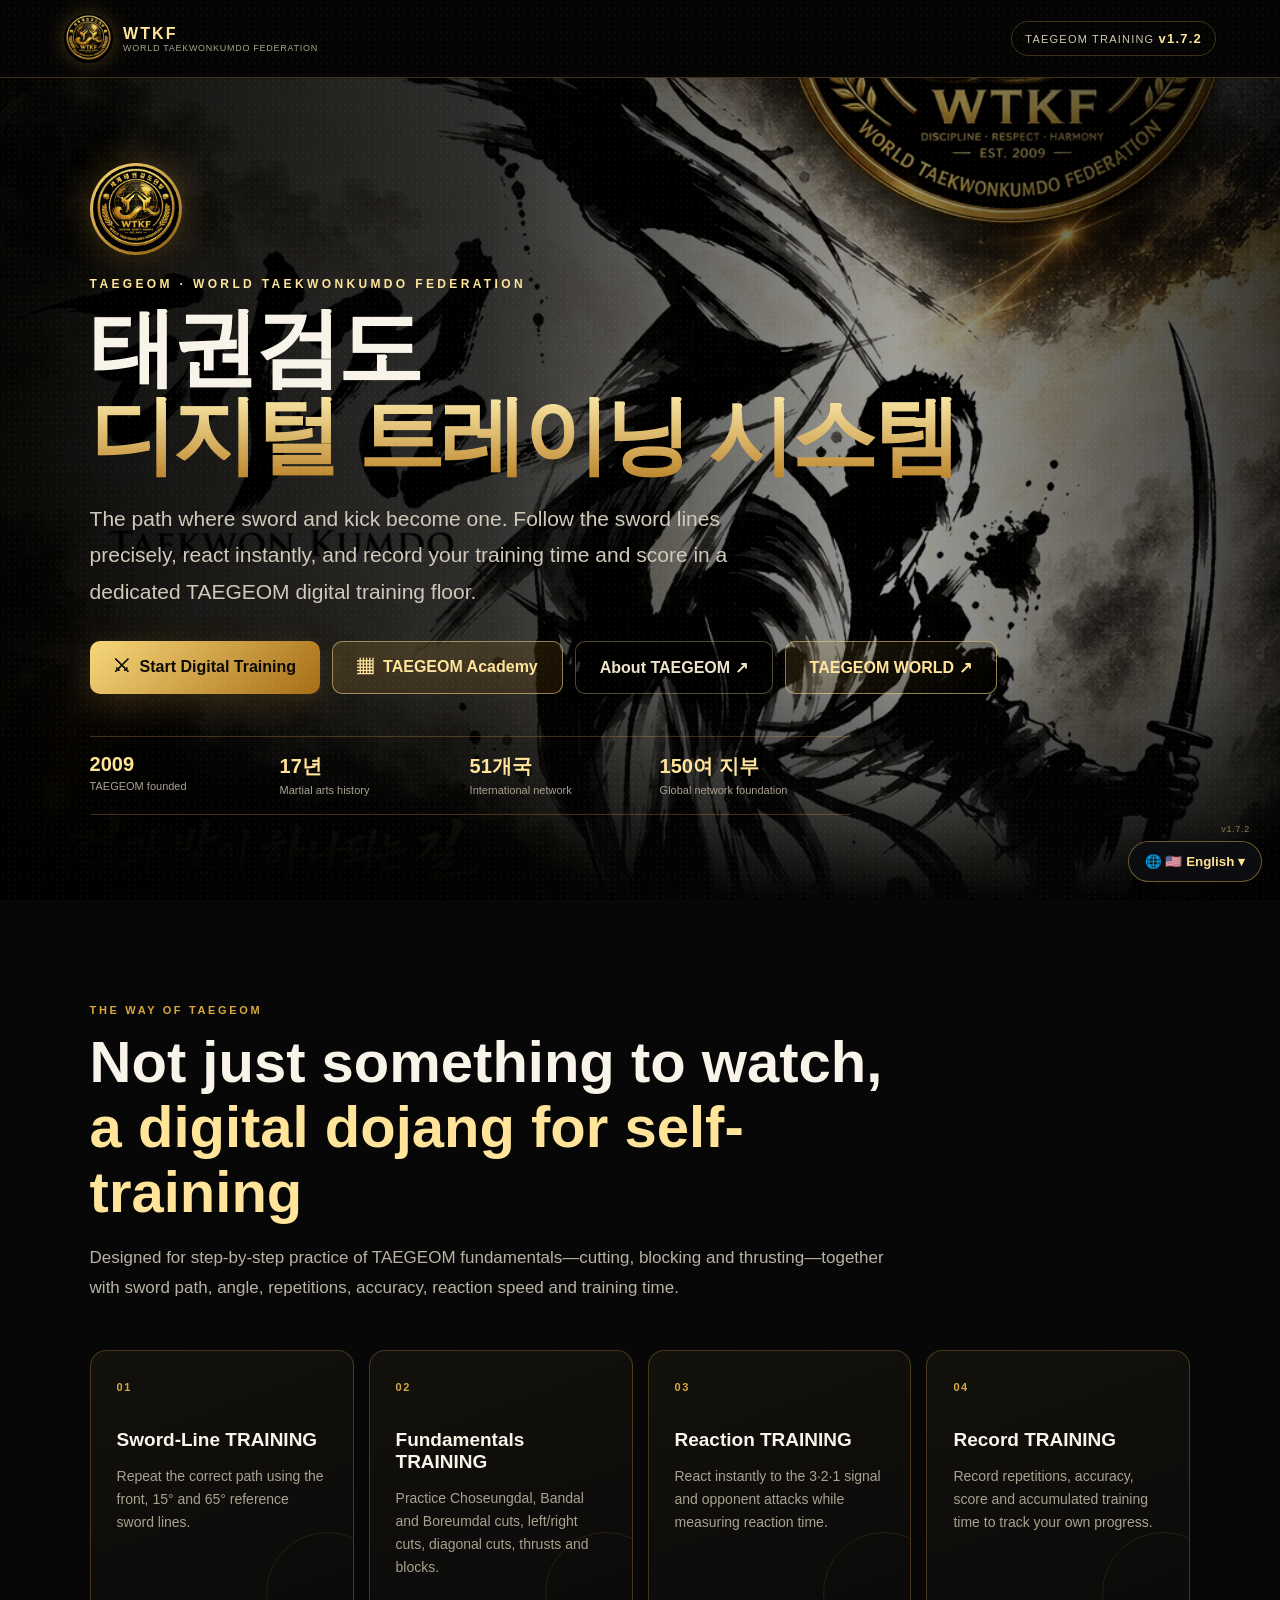
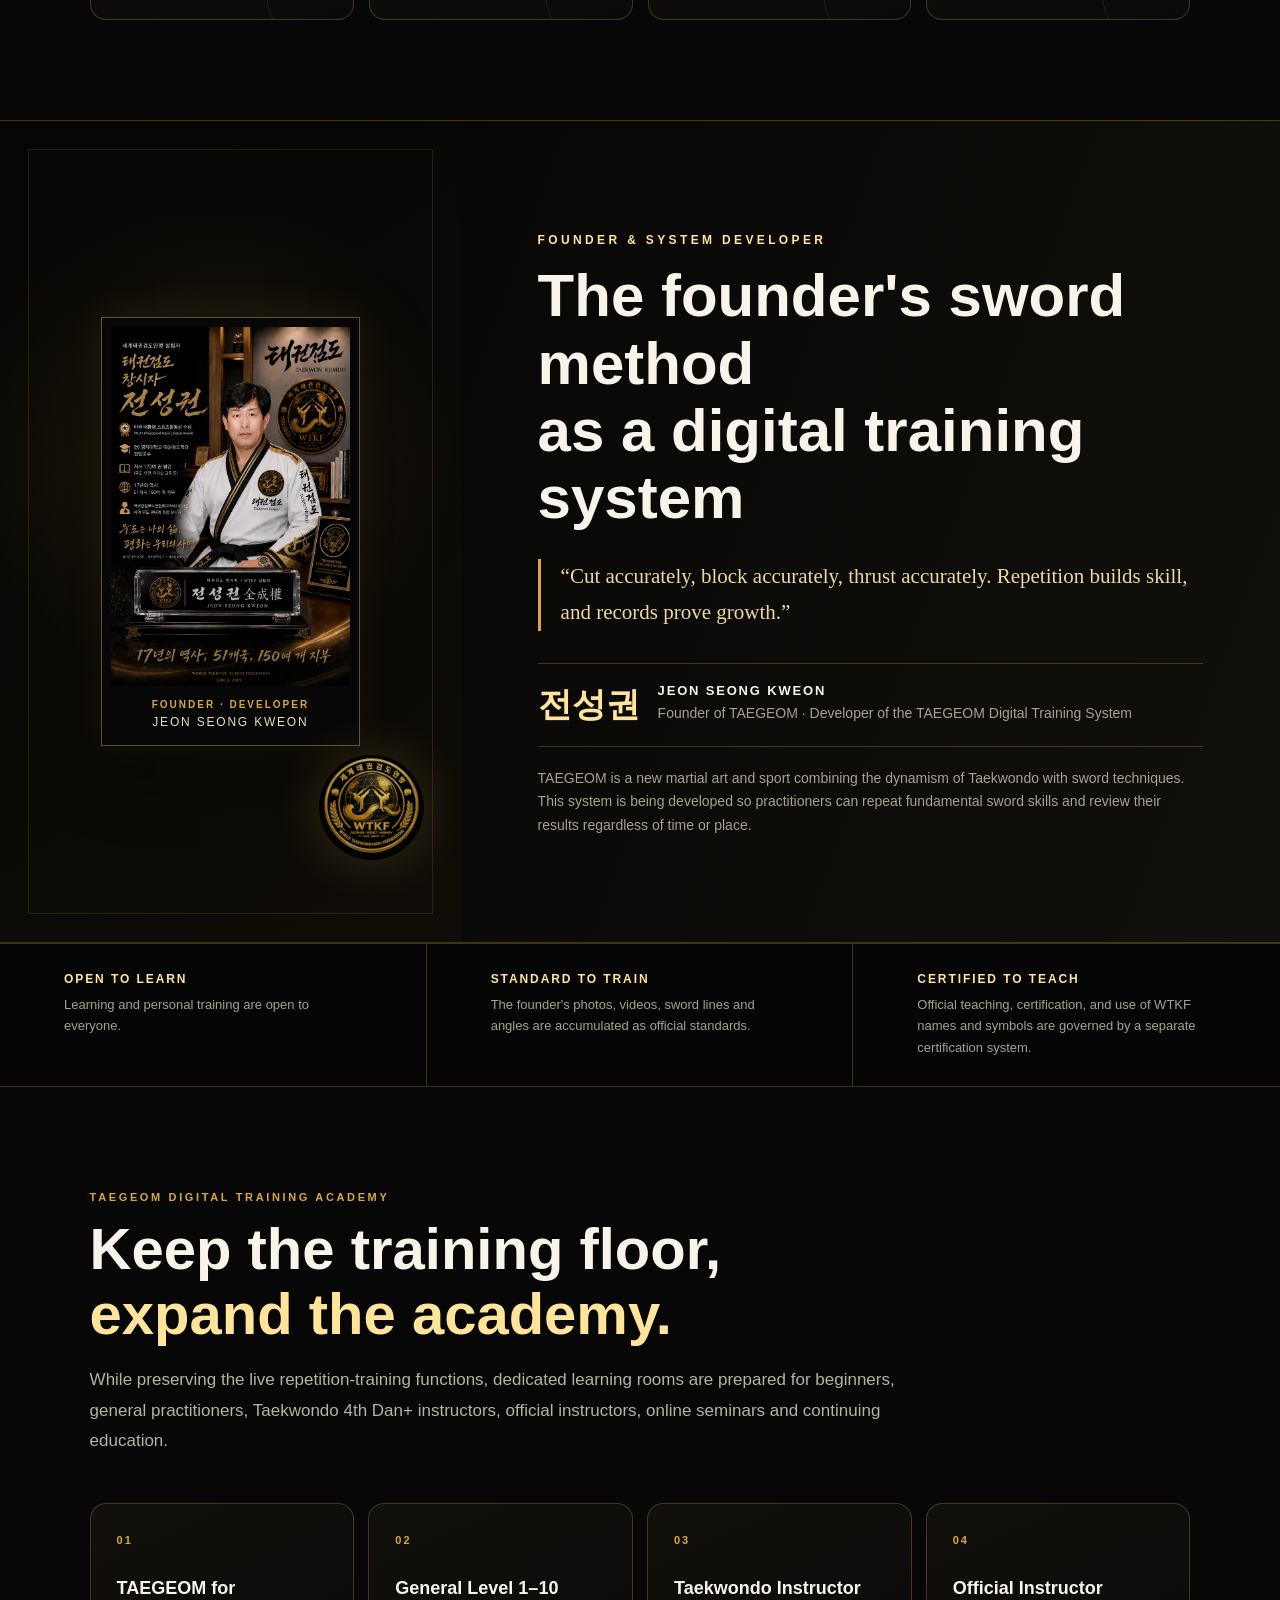
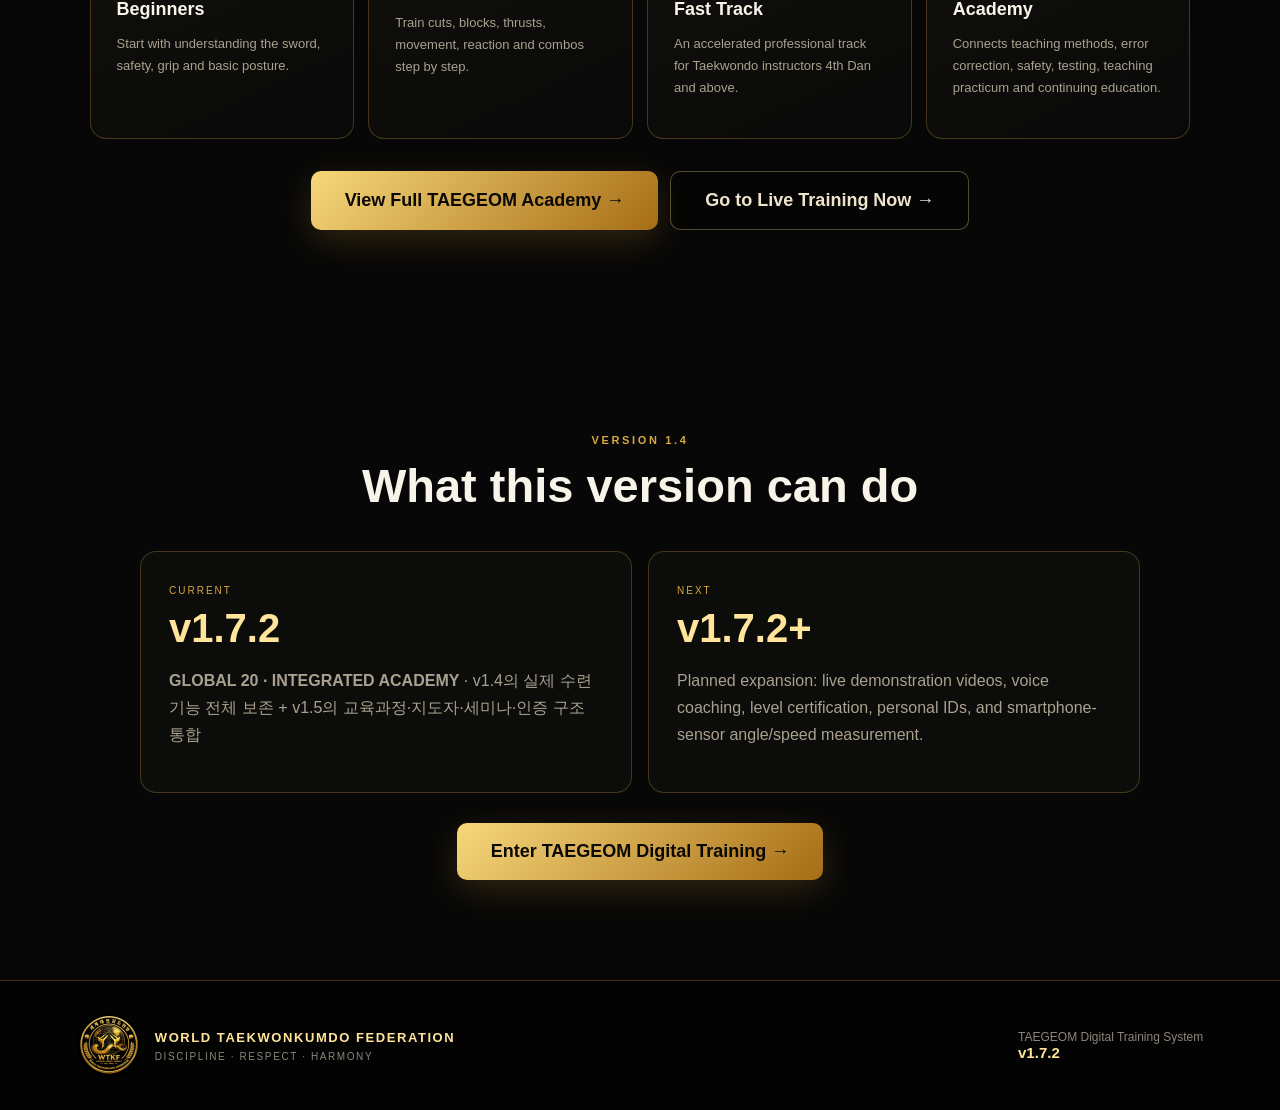
<file: index.html>
<!DOCTYPE html>
<html lang="ko">
<head>
  <meta charset="UTF-8" />
  <meta name="viewport" content="width=device-width, initial-scale=1.0" />
  <meta name="theme-color" content="#070707" />
  <meta name="description" content="태권검도 디지털 트레이닝 시스템 - 베기·막기·찌르기·반응·검선·반복 수련 및 기록" />
  <title>TAEGEOM Digital Training System v1.7.2</title>
  <link rel="stylesheet" href="portal.css" />
<link rel="stylesheet" href="i18n.css">
</head>
<body>
  <div class="gold-noise"></div>
  <header class="topbar">
    <a class="brand-mini" href="index.html">
      <img src="assets/wtkf-logo.webp" alt="세계태권검도연맹 WTKF 로고" />
      <span><b>WTKF</b><small>WORLD TAEKWONKUMDO FEDERATION</small></span>
    </a>
    <div class="version-chip">TAEGEOM TRAINING <b>v1.7.2</b></div>
  </header>

  <main>
    <section class="hero">
      <div class="hero-bg"></div>
      <div class="hero-overlay"></div>
      <div class="hero-content">
        <div class="seal-wrap"><img src="assets/wtkf-logo.webp" alt="WTKF 세계태권검도연맹 공식 로고" /></div>
        <p class="eyebrow">TAEGEOM · WORLD TAEKWONKUMDO FEDERATION</p>
        <h1>태권검도<br><span>디지털 트레이닝 시스템</span></h1>
        <p class="lead">검과 발이 하나 되는 길. 화면의 검선을 따라 정확하게 반복하고, 순간적으로 반응하며, 나의 수련시간과 점수를 기록하는 태권검도 전용 디지털 수련장.</p>
        <div class="hero-actions">
          <a class="cta primary" href="training.html"><span>⚔</span> 디지털 트레이닝 시작</a>
          <a class="cta academy-cta" href="academy.html"><span>▦</span> TAEGEOM Academy</a>
          <a class="cta secondary" href="https://ipma1822-png.github.io/taekwonkumdo/" target="_blank" rel="noopener noreferrer">태권검도 알아보기 ↗</a>
          <a class="cta secondary taegeom-world" href="https://ipma1822-png.github.io/taegeom-world/" target="_blank" rel="noopener noreferrer">태검월드 ↗</a>
        </div>
        <div class="hero-meta">
          <div><strong>2009</strong><span>태권검도 창시</span></div>
          <div><strong>17년</strong><span>무도 역사</span></div>
          <div><strong>51개국</strong><span>국제 네트워크</span></div>
          <div><strong>150여 지부</strong><span>세계 보급 기반</span></div>
        </div>
      </div>
    </section>

    <section class="intro" id="about">
      <div class="section-title">
        <span>THE WAY OF TAEGEOM</span>
        <h2>보는 프로그램이 아니라,<br><em>스스로 수련하는 디지털 도장</em></h2>
        <p>태권검도의 핵심인 베기·막기·찌르기를 기준으로 검선, 각도, 반복횟수, 정확도, 반응속도와 수련시간을 단계적으로 훈련하도록 설계했습니다.</p>
      </div>
      <div class="feature-grid">
        <article><b>01</b><h3>검선 TRAINING</h3><p>정면, 15°, 65°의 기준 검선을 보고 바른 궤적을 반복합니다.</p></article>
        <article><b>02</b><h3>기본기 TRAINING</h3><p>초승달·반달·보름달베기, 좌우베기, 사선베기, 찌르기와 막기를 수련합니다.</p></article>
        <article><b>03</b><h3>반응 TRAINING</h3><p>3·2·1 신호와 상대 공격에 순간적으로 대응하며 반응시간을 측정합니다.</p></article>
        <article><b>04</b><h3>기록 TRAINING</h3><p>수행횟수·정확도·점수·누적 수련시간을 기록해 스스로 발전을 확인합니다.</p></article>
      </div>
    </section>

    <section class="founder">
      <div class="founder-visual">
        <div class="founder-photo-frame">
          <img src="assets/founder-jeon.webp" alt="태권검도 창시자 및 디지털 트레이닝 시스템 개발자 전성권" />
          <div class="photo-caption"><b>FOUNDER · DEVELOPER</b><span>JEON SEONG KWEON</span></div>
        </div>
        <div class="founder-emblem"><img src="assets/wtkf-logo.webp" alt="WTKF 세계태권검도연맹 로고" /></div>
      </div>
      <div class="founder-copy">
        <span class="eyebrow">FOUNDER & SYSTEM DEVELOPER</span>
        <h2>창시자의 검법을<br>디지털 수련체계로</h2>
        <p class="quote">“정확하게 베고, 정확하게 막고, 정확하게 찌른다. 반복은 기술을 만들고 기록은 성장을 증명한다.”</p>
        <div class="founder-card">
          <div class="signature">전성권</div>
          <div><strong>JEON SEONG KWEON</strong><span>태권검도 창시자 · TAEGEOM Digital Training System 개발자</span></div>
        </div>
        <p class="description">태권검도는 태권도의 역동성과 검도의 검법을 융합한 신개념 무도·스포츠입니다. 본 시스템은 수련생이 장소와 시간에 구애받지 않고 기본 검법을 반복하고 자신의 수련 결과를 확인할 수 있도록 개발하고 있습니다.</p>
      </div>
    </section>

    <section class="policy-band">
      <div><b>OPEN TO LEARN</b><span>배움과 개인수련은 누구에게나 열려 있습니다.</span></div>
      <div><b>STANDARD TO TRAIN</b><span>창시자의 사진·영상·검선·각도를 공식 기준으로 축적합니다.</span></div>
      <div><b>CERTIFIED TO TEACH</b><span>공식 지도·인증·WTKF 명칭과 상징 사용은 별도 인증체계로 구분합니다.</span></div>
    </section>

    <section class="academy-preview">
      <div class="section-title">
        <span>TAEGEOM DIGITAL TRAINING ACADEMY</span>
        <h2>수련장은 그대로,<br><em>교육의 집은 더 크게.</em></h2>
        <p>기존의 실제 반복수련 기능을 유지하면서 처음 배우는 사람, 일반 수련생, 태권도 4단 이상 지도자, 공식 지도자, 온라인 세미나와 보수교육까지 각각의 교육방을 미리 구축했습니다.</p>
      </div>
      <div class="academy-preview-grid">
        <article><b>01</b><h3>처음 배우는 태권검도</h3><p>검 이해 · 안전 · 잡는 법 · 기본자세부터 시작합니다.</p></article>
        <article><b>02</b><h3>일반 Level 1–10</h3><p>베기 · 막기 · 찌르기 · 이동 · 반응 · 콤보를 단계별 수련합니다.</p></article>
        <article><b>03</b><h3>태권도 지도자 Fast Track</h3><p>태권도 4단 이상 지도자를 위한 압축 전문과정입니다.</p></article>
        <article><b>04</b><h3>공식 지도자 Academy</h3><p>교수법 · 오류교정 · 안전 · 심사 · 지도실습 · 보수교육으로 연결합니다.</p></article>
      </div>
      <div class="academy-preview-actions">
        <a class="cta primary large" href="academy.html">TAEGEOM Academy 전체 교육체계 보기 →</a>
        <a class="cta secondary large" href="training.html">지금 바로 기존 수련장으로 →</a>
      </div>
    </section>

    <section class="roadmap">
      <div class="section-title compact">
        <span>VERSION 1.4</span>
        <h2>현재 버전에서 할 수 있는 것</h2>
      </div>
      <div class="version-board">
        <div class="vnow"><span>CURRENT</span><strong>v1.7.2</strong><p><b>GLOBAL 20 · INTEGRATED ACADEMY</b> · v1.4의 실제 수련기능 전체 보존 + v1.5의 교육과정·지도자·세미나·인증 구조 통합</p></div>
        <div class="vnext"><span>NEXT</span><strong>v1.7.2+</strong><p>실제 동작 영상 · 음성 코칭 · 레벨 인증 · 개인 ID · 스마트폰 센서 기반 각도/속도 측정으로 확장 예정</p></div>
      </div>
      <a class="cta primary large" href="training.html">태권검도 디지털 수련장 입장 →</a>
    </section>
  </main>

  <footer>
    <img src="assets/wtkf-logo.webp" alt="WTKF" />
    <div><strong>WORLD TAEKWONKUMDO FEDERATION</strong><span>DISCIPLINE · RESPECT · HARMONY</span></div>
    <div class="footer-version">TAEGEOM Digital Training System <b>v1.7.2</b></div>
  </footer>
<script src="i18n.js"></script>
</body>
</html>
</file>
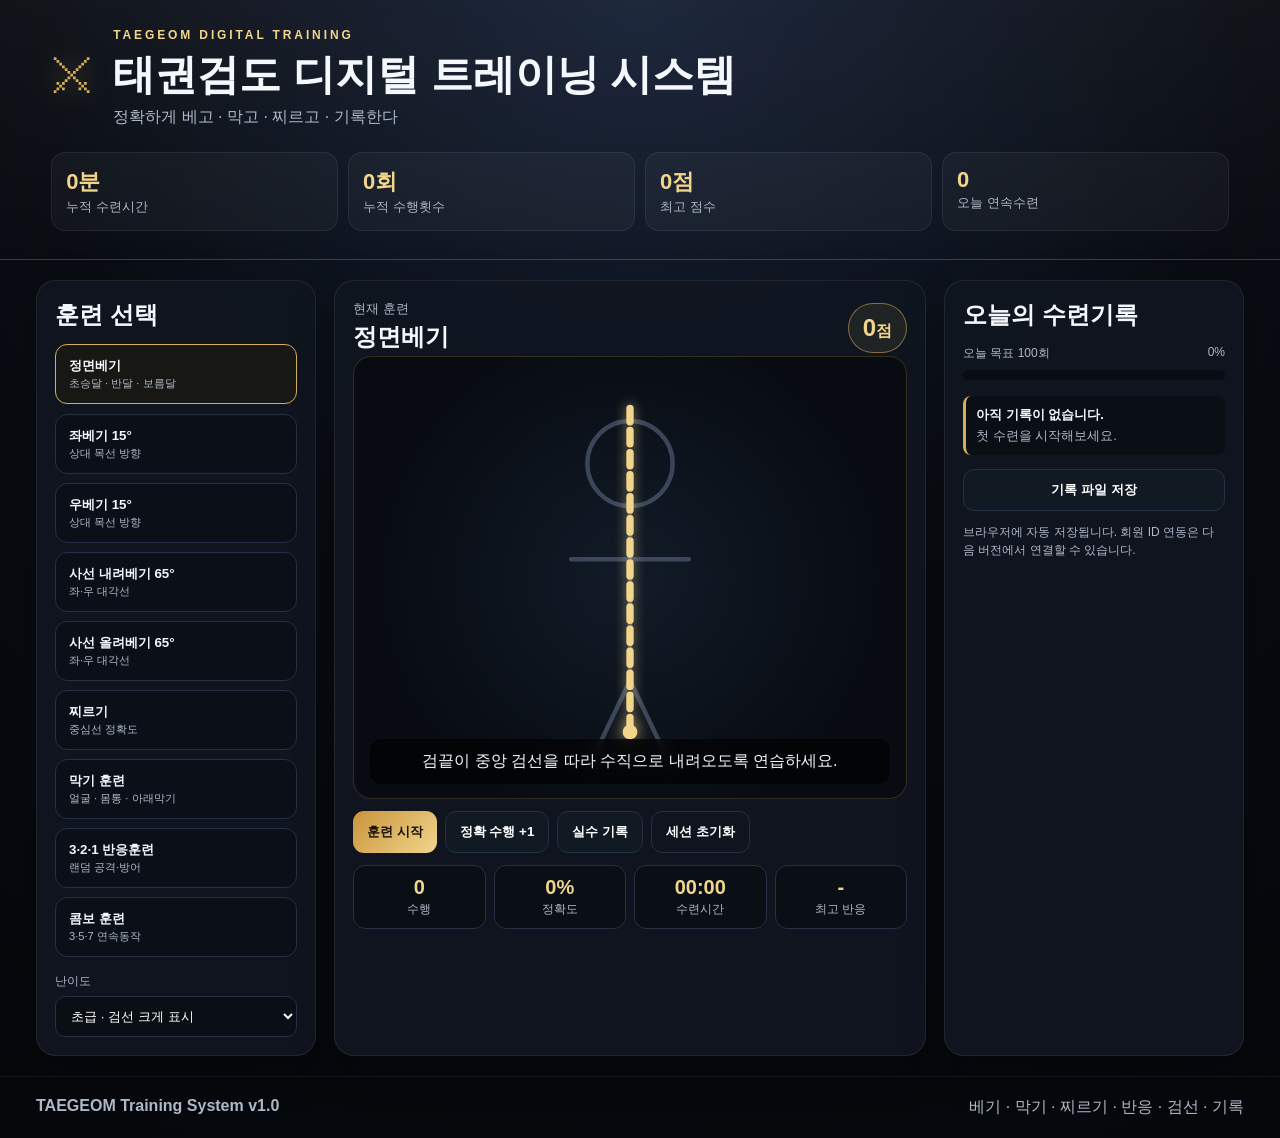
<file: taegeom-training/index.html>
<!DOCTYPE html>
<html lang="ko">
<head>
  <meta charset="UTF-8" />
  <meta name="viewport" content="width=device-width, initial-scale=1.0" />
  <title>TAEGEOM Training System</title>
  <link rel="stylesheet" href="style.css" />
</head>
<body>
  <header class="hero">
    <div class="brand">
      <div class="mark">⚔</div>
      <div>
        <div class="eyebrow">TAEGEOM DIGITAL TRAINING</div>
        <h1>태권검도 디지털 트레이닝 시스템</h1>
        <p>정확하게 베고 · 막고 · 찌르고 · 기록한다</p>
      </div>
    </div>
    <div class="stats-strip">
      <div><span id="totalTime">0분</span><small>누적 수련시간</small></div>
      <div><span id="totalCount">0회</span><small>누적 수행횟수</small></div>
      <div><span id="bestScore">0점</span><small>최고 점수</small></div>
      <div><span id="streak">0</span><small>오늘 연속수련</small></div>
    </div>
  </header>

  <main class="layout">
    <section class="panel menu-panel">
      <h2>훈련 선택</h2>
      <div class="cards" id="trainingCards"></div>
      <div class="level-box">
        <label for="level">난이도</label>
        <select id="level">
          <option value="beginner">초급 · 검선 크게 표시</option>
          <option value="intermediate">중급 · 검선 좁게 표시</option>
          <option value="advanced">고급 · 검선 최소 표시</option>
        </select>
      </div>
    </section>

    <section class="panel arena-panel">
      <div class="arena-head">
        <div>
          <small>현재 훈련</small>
          <h2 id="currentTitle">정면베기</h2>
        </div>
        <div class="score-pill"><span id="score">0</span>점</div>
      </div>

      <div class="arena" id="arena">
        <svg class="guide" viewBox="0 0 600 600" aria-label="태권검도 검선 훈련 가이드">
          <circle cx="300" cy="145" r="58" class="body-line"/>
          <line x1="300" y1="203" x2="300" y2="440" class="body-line"/>
          <line x1="220" y1="275" x2="380" y2="275" class="body-line"/>
          <line x1="300" y1="440" x2="245" y2="555" class="body-line"/>
          <line x1="300" y1="440" x2="355" y2="555" class="body-line"/>
          <line id="guideLine" x1="300" y1="65" x2="300" y2="500" class="target-line"/>
          <path id="arcGuide" d="" class="arc-line"/>
          <circle id="targetDot" cx="300" cy="500" r="10" class="target-dot"/>
        </svg>
        <div class="instruction" id="instruction">검끝이 중앙 검선을 따라 수직으로 내려오도록 연습하세요.</div>
        <div class="countdown" id="countdown"></div>
      </div>

      <div class="controls">
        <button id="startBtn" class="primary">훈련 시작</button>
        <button id="successBtn">정확 수행 +1</button>
        <button id="missBtn">실수 기록</button>
        <button id="resetBtn" class="ghost">세션 초기화</button>
      </div>

      <div class="session-grid">
        <div><b id="sessionCount">0</b><span>수행</span></div>
        <div><b id="sessionAccuracy">0%</b><span>정확도</span></div>
        <div><b id="sessionTime">00:00</b><span>수련시간</span></div>
        <div><b id="reactionBest">-</b><span>최고 반응</span></div>
      </div>
    </section>

    <section class="panel record-panel">
      <h2>오늘의 수련기록</h2>
      <div class="progress-wrap">
        <div class="progress-meta"><span>오늘 목표 100회</span><span id="goalText">0%</span></div>
        <div class="progress"><div id="goalBar"></div></div>
      </div>
      <div id="log" class="log"></div>
      <button id="exportBtn" class="wide">기록 파일 저장</button>
      <p class="hint">브라우저에 자동 저장됩니다. 회원 ID 연동은 다음 버전에서 연결할 수 있습니다.</p>
    </section>
  </main>

  <footer>
    <strong>TAEGEOM Training System v1.0</strong>
    <span>베기 · 막기 · 찌르기 · 반응 · 검선 · 기록</span>
  </footer>

  <script src="app.js"></script>
</body>
</html>
</file>
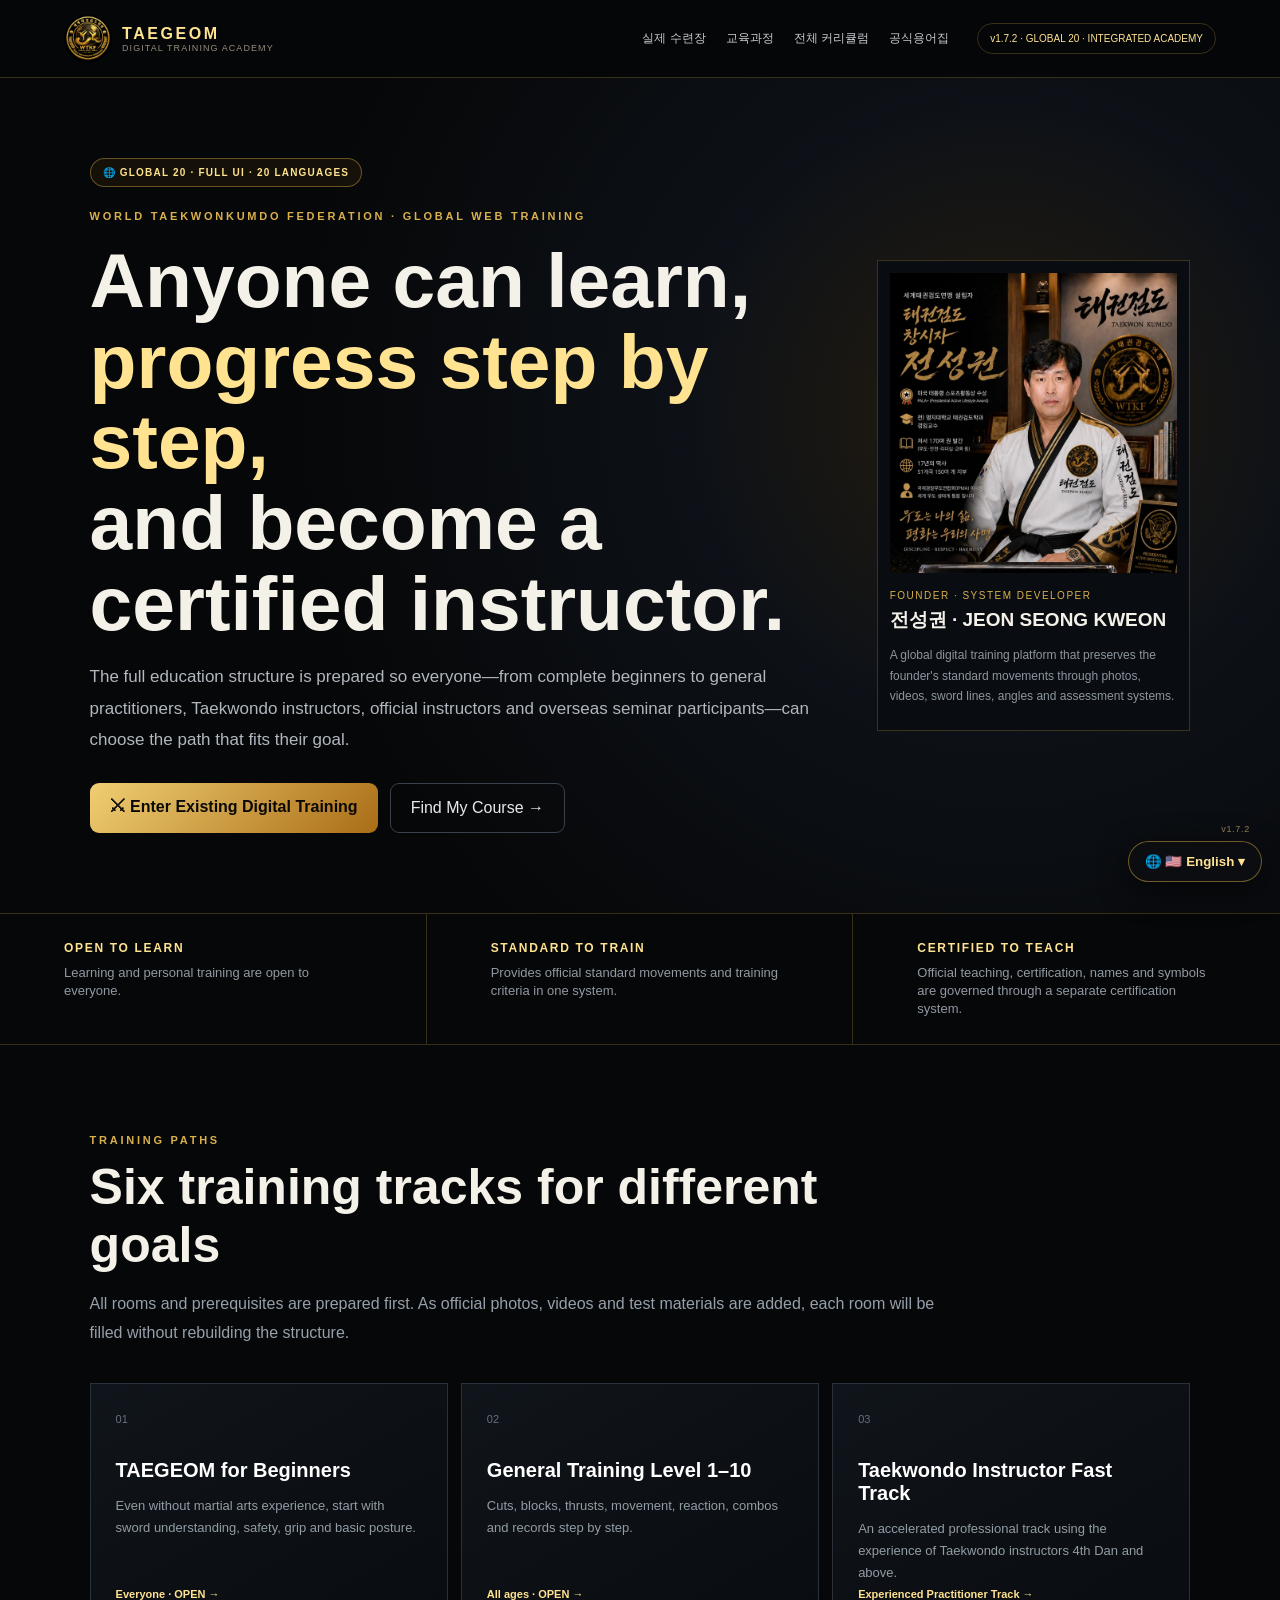
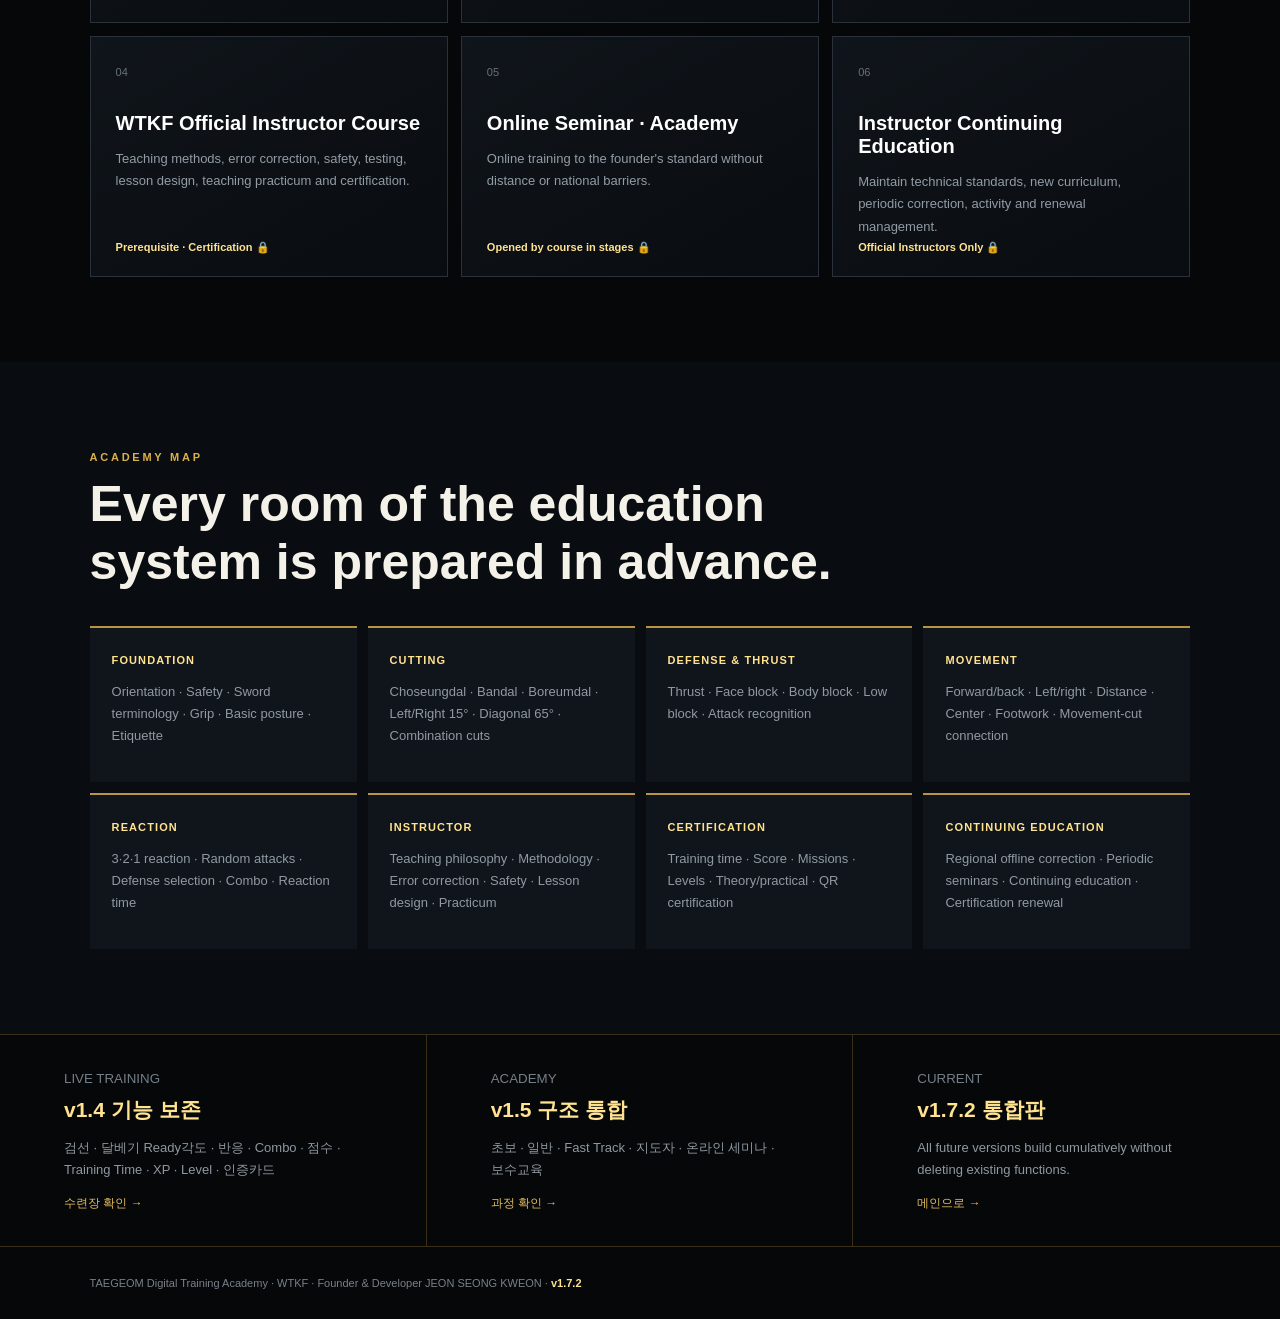
<file: academy.html>
<!DOCTYPE html>
<html lang="ko"><head>
<meta charset="UTF-8"><meta name="viewport" content="width=device-width,initial-scale=1">
<meta name="theme-color" content="#070707">
<title>TAEGEOM Digital Training Academy v1.7.2</title>
<link rel="stylesheet" href="academy.css">
<link rel="stylesheet" href="i18n.css">
</head><body>
<header class="academy-top">
  <a class="home" href="index.html"><img src="assets/wtkf-logo.webp" alt="WTKF"><span><b>TAEGEOM</b><small>DIGITAL TRAINING ACADEMY</small></span></a>
  <nav><a href="training.html">실제 수련장</a><a href="#paths">교육과정</a><a href="#map">전체 커리큘럼</a><a href="terminology.html">공식용어집</a></nav>
  <span class="ver">v1.7.2 · GLOBAL 20 · INTEGRATED ACADEMY</span>
</header>

<main>
<section class="academy-hero">
 <div>
  <div class="global20-badge">🌐 GLOBAL 20 · FULL UI · 20 LANGUAGES</div><p class="eyebrow">WORLD TAEKWONKUMDO FEDERATION · GLOBAL WEB TRAINING</p>
  <h1>누구나 배우고,<br><em>단계적으로 성장하며,</em><br>인증된 지도자로.</h1>
  <p class="lead">태권검도 경험이 없는 사람부터 일반 수련생, 태권도 지도자, 공식 지도자와 해외 세미나 참가자까지 목적에 맞는 길을 선택할 수 있도록 교육의 전체 구조를 먼저 완성했습니다.</p>
  <div class="actions"><a class="primary" href="training.html">⚔ 기존 디지털 수련장 입장</a><a href="#paths">나의 과정 찾기 →</a></div>
 </div>
 <aside>
  <img src="assets/founder-jeon.webp" alt="창시자 전성권">
  <small>FOUNDER · SYSTEM DEVELOPER</small><b>전성권 · JEON SEONG KWEON</b>
  <p>창시자의 기준동작을 사진·영상·검선·각도·평가체계로 축적하는 글로벌 디지털 연수 플랫폼</p>
 </aside>
</section>

<section class="policy">
 <div><b>OPEN TO LEARN</b><span>배움과 개인수련은 누구에게나 열려 있습니다.</span></div>
 <div><b>STANDARD TO TRAIN</b><span>공식 기준동작과 수련기준을 하나의 체계로 제공합니다.</span></div>
 <div><b>CERTIFIED TO TEACH</b><span>공식 지도·인증·명칭 및 상징 사용은 별도 인증체계로 구분합니다.</span></div>
</section>

<section class="section" id="paths">
 <header><span>TRAINING PATHS</span><h2>목적에 맞는 여섯 개의 교육 트랙</h2><p>현재는 모든 방과 선행조건을 먼저 만든 상태입니다. 실제 사진·영상·시험자료가 들어오면 방을 철거하지 않고 순차적으로 채웁니다.</p></header>
 <div class="paths">
  <a href="course.html?track=starter"><i>01</i><h3>처음 배우는 태권검도</h3><p>무술 지식이 없어도 검 이해·안전·잡는 법·기본자세부터 시작.</p><b>누구나 · OPEN →</b></a>
  <a href="course.html?track=general"><i>02</i><h3>일반 수련 Level 1–10</h3><p>베기·막기·찌르기·이동·반응·콤보·기록을 단계적으로.</p><b>남녀노소 · OPEN →</b></a>
  <a href="course.html?track=tkd"><i>03</i><h3>태권도 지도자 Fast Track</h3><p>태권도 4단 이상 지도자의 경험을 활용하는 압축 전문트랙.</p><b>경력자 전문과정 →</b></a>
  <a href="course.html?track=instructor"><i>04</i><h3>WTKF 공식 지도자 과정</h3><p>교수법·오류교정·안전·심사·수업설계·지도실습과 인증.</p><b>선행과정 · 인증 🔒</b></a>
  <a href="course.html?track=academy"><i>05</i><h3>온라인 세미나 · 연수원</h3><p>거리와 국가의 제약 없이 창시자 기준으로 온라인 연수.</p><b>과정별 순차개방 🔒</b></a>
  <a href="course.html?track=renewal"><i>06</i><h3>지도자 보수교육</h3><p>기술표준 유지·새 커리큘럼·정기교정·활동과 갱신관리.</p><b>공식 지도자 전용 🔒</b></a>
 </div>
</section>

<section class="section map-section" id="map">
 <header><span>ACADEMY MAP</span><h2>교육의 모든 방을 미리 만들어 두었습니다.</h2></header>
 <div class="map">
  <div><b>FOUNDATION</b><p>오리엔테이션 · 안전 · 검의 명칭 · 검 잡기 · 기본자세 · 예법</p></div>
  <div><b>CUTTING</b><p>초승달 · 반달 · 보름달 · 좌우 15° · 사선 65° · 연속베기</p></div>
  <div><b>DEFENSE & THRUST</b><p>찌르기 · 얼굴막기 · 몸통막기 · 아래막기 · 공격 판단</p></div>
  <div><b>MOVEMENT</b><p>전후 · 좌우 · 거리 · 중심 · 보법 · 이동과 베기 연결</p></div>
  <div><b>REACTION</b><p>3·2·1 반응 · 랜덤 공격 · 선택방어 · 콤보 · 반응시간</p></div>
  <div><b>INSTRUCTOR</b><p>지도철학 · 교수법 · 오류교정 · 안전관리 · 수업구성 · 실습</p></div>
  <div><b>CERTIFICATION</b><p>수련시간 · 점수 · 미션 · 단계승급 · 이론/실기 · QR 인증</p></div>
  <div><b>CONTINUING EDUCATION</b><p>지역 오프라인 교정 · 정기 세미나 · 보수교육 · 인증 갱신</p></div>
 </div>
</section>

<section class="integration">
 <div><small>LIVE TRAINING</small><strong>v1.4 기능 보존</strong><p>검선 · 달베기 준비각도 · 반응 · 콤보 · 점수 · 수련시간 · XP · Level · 인증카드</p><a href="training.html">수련장 확인 →</a></div>
 <div><small>ACADEMY</small><strong>v1.5 구조 통합</strong><p>초보 · 일반 · Fast Track · 지도자 · 온라인 세미나 · 보수교육</p><a href="#paths">과정 확인 →</a></div>
 <div><small>CURRENT</small><strong>v1.7.2 통합판</strong><p>기존 기능을 삭제하지 않고 앞으로 모든 버전을 누적 개발합니다.</p><a href="index.html">메인으로 →</a></div>
</section>
</main>
<footer>TAEGEOM Digital Training Academy · WTKF · Founder & Developer JEON SEONG KWEON · <b>v1.7.2</b></footer>
<script src="i18n.js"></script>
</body></html>
</file>
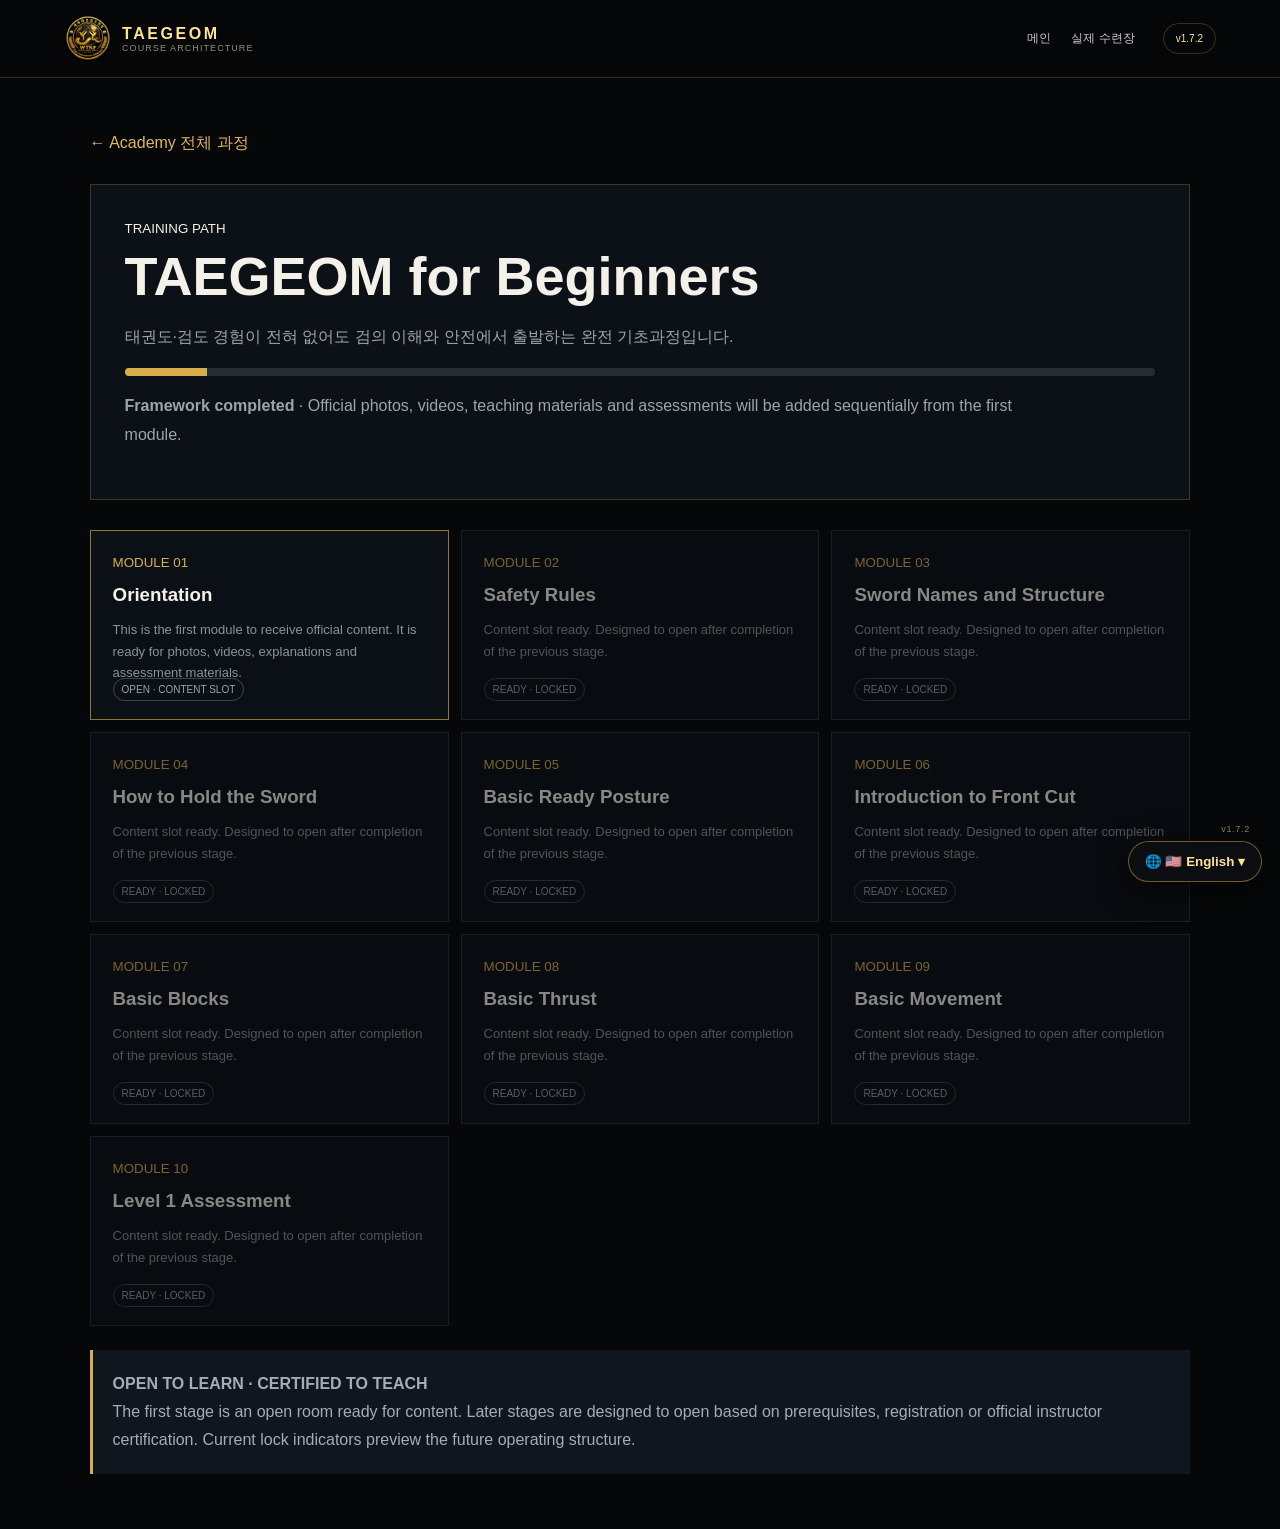
<file: course.html>
<!DOCTYPE html>
<html lang="ko"><head>
<meta charset="UTF-8"><meta name="viewport" content="width=device-width,initial-scale=1">
<title>TAEGEOM Course · v1.7.2</title><link rel="stylesheet" href="academy.css">
<style>
.course{padding:55px 7vw}.back{color:#e0b85b;text-decoration:none}.course-head{margin:30px 0;padding:34px;border:1px solid var(--line);background:#0c1117}
.course-head h1{font-size:clamp(34px,5vw,54px);margin:8px 0}.course-head p{color:#9ca5ae;line-height:1.8;max-width:900px}.progress{height:8px;background:#252d35;border-radius:10px;overflow:hidden}.progress i{display:block;width:8%;height:100%;background:#d8ad4d}
.modules{display:grid;grid-template-columns:repeat(3,1fr);gap:12px}.module{min-height:190px;padding:22px;border:1px solid #2c343d;background:#0b1016;position:relative}.module.open{border-color:#967532}.module.lock{opacity:.55}.module small{color:#d9ae4e}.module h3{margin:13px 0}.module p{font-size:13px;color:#89939d;line-height:1.65}.tag{position:absolute;bottom:18px;font-size:10px;border:1px solid #3d4650;border-radius:15px;padding:5px 8px;color:#9ba4ad}.notice{margin-top:24px;padding:20px;border-left:3px solid #d9ae4e;background:#10161d;color:#a4adb6;line-height:1.75}
@media(max-width:850px){.modules{grid-template-columns:1fr}}
</style><link rel="stylesheet" href="i18n.css">
</head><body>
<header class="academy-top"><a class="home" href="academy.html"><img src="assets/wtkf-logo.webp"><span><b>TAEGEOM</b><small>COURSE ARCHITECTURE</small></span></a><nav><a href="index.html">메인</a><a href="training.html">실제 수련장</a></nav><span class="ver">v1.7.2</span></header>
<main class="course"><a class="back" href="academy.html">← Academy 전체 과정</a>
<section class="course-head"><small id="kind">TRAINING PATH</small><h1 id="title">교육과정</h1><p id="desc"></p><div class="progress"><i></i></div><p><b>프레임워크 구축 완료</b> · 첫 모듈부터 공식 사진·영상·교재·평가 콘텐츠를 순차 탑재합니다.</p></section>
<div id="modules" class="modules"></div>
<div class="notice"><b>OPEN TO LEARN · CERTIFIED TO TEACH</b><br>첫 단계는 콘텐츠를 넣기 위한 열린 방입니다. 이후 단계는 선행학습 완료, 회원등록 또는 공식 지도자 인증 조건에 따라 순차 개방될 수 있도록 설계했습니다. 현재 잠금표시는 향후 운영구조를 미리 보여주는 것입니다.</div>
</main>
<script>
const courses={
starter:["처음 배우는 태권검도","태권도·검도 경험이 전혀 없어도 검의 이해와 안전에서 출발하는 완전 기초과정입니다.","오리엔테이션|안전수칙|검의 명칭과 구조|검 잡는 법|기본 준비자세|정면베기 입문|기초 막기|기초 찌르기|기초 이동|Level 1 평가"],
general:["일반 수련 Level 1–10","남녀노소 누구나 베기·막기·찌르기·이동·반응·연속동작을 반복하며 자신의 수련시간과 점수를 축적하는 과정입니다.","기본자세 점검|초승달베기|반달베기|보름달베기|좌·우 15° 베기|사선 65° 내려베기|사선 올려베기|찌르기|얼굴·몸통·아래막기|전후·좌우 이동|거리와 중심|연속동작|3·2·1 반응훈련|콤보|Level 1–10 평가"],
tkd:["태권도 지도자 Fast Track","태권도 4단 이상 지도자가 기존의 신체운용과 지도경험을 활용해 태권검도 핵심체계를 빠르게 습득하는 전문트랙입니다.","태권검도 체계 이해|검 안전·그립|3대 정면베기 비교|15°·65° 검선|찌르기·막기|보법 전환|태권도 동작과 연결원리|도장 수업 적용법|Fast Track 실기평가|공식 지도자 과정 진입"],
instructor:["WTKF 공식 지도자 과정","정확한 기술뿐 아니라 타인을 안전하고 표준적으로 가르치기 위한 교수법·평가·실습 및 공식 인증 준비과정입니다.","지도자 철학·윤리|공식 명칭·상징 정책|표준기술론|초보자 교수법|아동 지도법|성인 지도법|오류진단·교정|안전관리|수업설계|심사·평가기준|지도실습|이론시험|실기시험|공식 인증"],
academy:["온라인 세미나 · 연수원","국내외 지도자와 수련생이 창시자를 직접 찾아오지 못하더라도 공식 기준으로 교육받을 수 있는 원격연수 과정입니다.","창시자 오리엔테이션|기본기 세미나|초승달·반달·보름달 집중연수|검선 집중연수|찌르기·막기 연수|이동·연결 세미나|지도법 워크숍|과제 제출|온라인 평가|지역 오프라인 교정 연계"],
renewal:["지도자 보수교육","공식 지도자의 기술표준을 유지하고 새로운 교육콘텐츠와 운영기준을 지속적으로 업데이트하는 계속교육입니다.","연간 기술점검|신규 커리큘럼|오류교정 사례|안전 업데이트|지도사례 연구|지역 세미나|오프라인 기술교정|활동기록|보수교육 평가|인증 갱신"]
};
const key=new URLSearchParams(location.search).get("track")||"starter", d=courses[key]||courses.starter;
document.getElementById("title").textContent=d[0];document.getElementById("desc").textContent=d[1];
document.getElementById("kind").textContent=key==="instructor"?"CERTIFICATION PATH":"TRAINING PATH";
document.getElementById("modules").innerHTML=d[2].split("|").map((x,i)=>`<article class="module ${i===0?"open":"lock"}"><small>MODULE ${String(i+1).padStart(2,"0")}</small><h3>${x}</h3><p>${i===0?"공식 콘텐츠를 가장 먼저 채울 시작 모듈입니다. 사진·영상·설명·평가자료를 연결할 준비가 되어 있습니다.":"콘텐츠 슬롯 준비 완료. 앞 단계 완료 후 개방되는 구조로 설계했습니다."}</p><span class="tag">${i===0?"OPEN · CONTENT SLOT":"READY · LOCKED"}</span></article>`).join("");
</script><script src="i18n.js"></script>
</body></html>
</file>
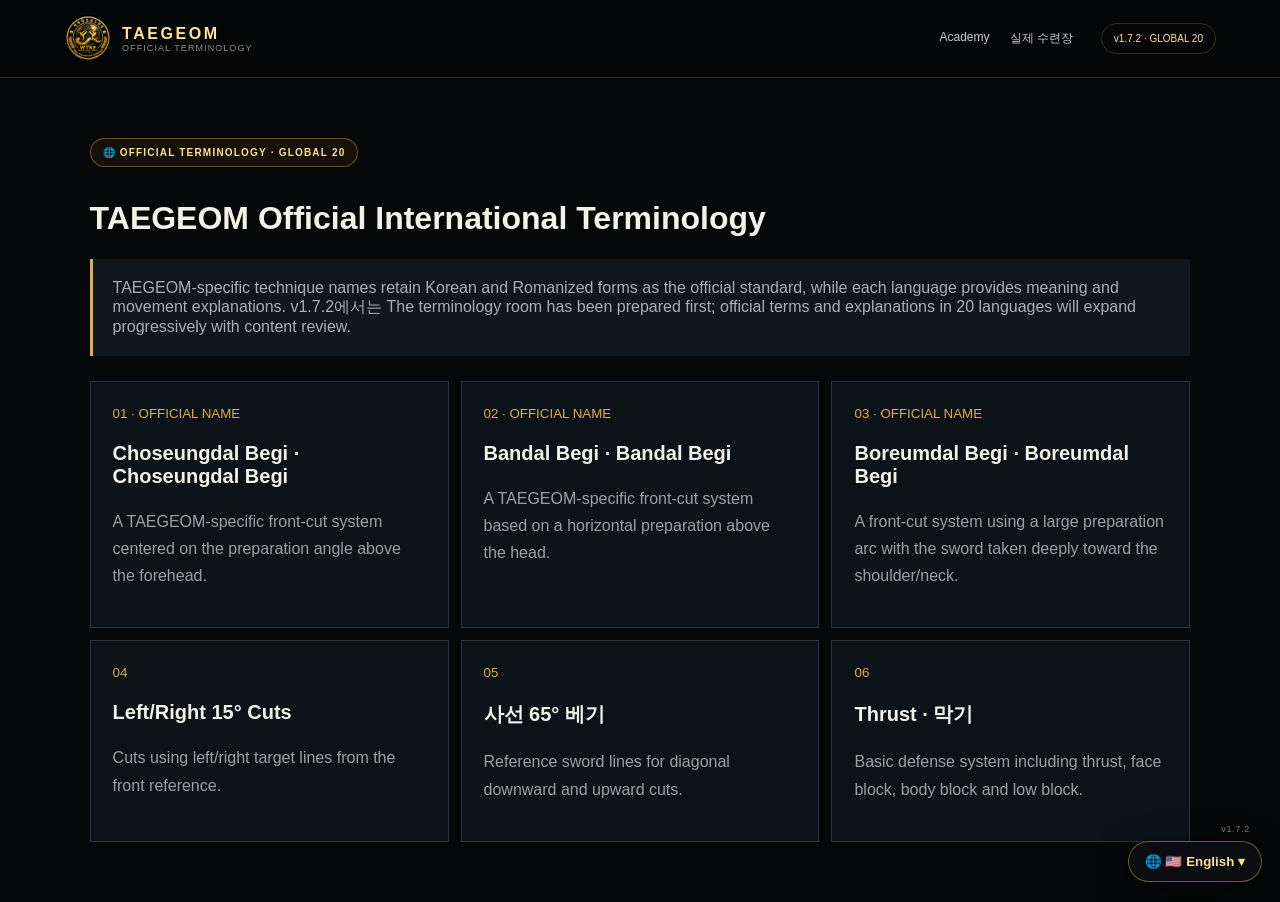
<file: terminology.html>
<!DOCTYPE html><html lang="ko"><head><meta charset="UTF-8"><meta name="viewport" content="width=device-width,initial-scale=1"><title>TAEGEOM Official Terminology v1.7.2</title><link rel="stylesheet" href="academy.css"><link rel="stylesheet" href="i18n.css"><style>.terms{padding:60px 7vw}.termgrid{display:grid;grid-template-columns:repeat(3,1fr);gap:12px}.term{padding:22px;border:1px solid #2b343c;background:#0d1218}.term small{color:#d9ae4d}.term h3{font-size:20px}.term p{color:#98a1aa;line-height:1.7}.note{padding:20px;border-left:3px solid #d9ae4d;background:#10161d;color:#a7b0b8;margin-bottom:25px}@media(max-width:800px){.termgrid{grid-template-columns:1fr}}</style></head><body>
<header class="academy-top"><a class="home" href="index.html"><img src="assets/wtkf-logo.webp"><span><b>TAEGEOM</b><small>OFFICIAL TERMINOLOGY</small></span></a><nav><a href="academy.html">Academy</a><a href="training.html">실제 수련장</a></nav><span class="ver">v1.7.2 · GLOBAL 20</span></header>
<main class="terms"><div class="global20-badge">🌐 OFFICIAL TERMINOLOGY · GLOBAL 20</div><h1>TAEGEOM 공식 국제용어집</h1><div class="note">태권검도 고유 기술명은 한국어와 로마자 표기를 공식 기준으로 유지하고, 각 언어에서는 의미와 동작 설명을 제공합니다. v1.7.2에서는 용어집의 방을 먼저 만들었으며 실제 공식 용어와 20개 언어 설명은 콘텐츠 검수와 함께 순차 확장합니다.</div>
<div class="termgrid"><article class="term"><small>01 · OFFICIAL NAME</small><h3>초승달베기 · Choseungdal Begi</h3><p>이마 위 준비각도를 핵심으로 하는 태권검도 고유 정면베기 체계.</p></article><article class="term"><small>02 · OFFICIAL NAME</small><h3>반달베기 · Bandal Begi</h3><p>머리 위 수평 준비자세를 기준으로 하는 태권검도 고유 정면베기 체계.</p></article><article class="term"><small>03 · OFFICIAL NAME</small><h3>보름달베기 · Boreumdal Begi</h3><p>검을 어깨·목덜미 방향으로 깊게 넘긴 큰 준비궤적의 정면베기 체계.</p></article><article class="term"><small>04</small><h3>좌·우 15° 베기</h3><p>정면 기준 좌우 목표선을 사용하는 베기.</p></article><article class="term"><small>05</small><h3>사선 65° 베기</h3><p>사선 내려베기와 사선 올려베기의 기준 검선.</p></article><article class="term"><small>06</small><h3>찌르기 · 막기</h3><p>찌르기와 얼굴·몸통·아래막기 등 기본 방어체계.</p></article></div></main><script src="i18n.js"></script></body></html>
</file>
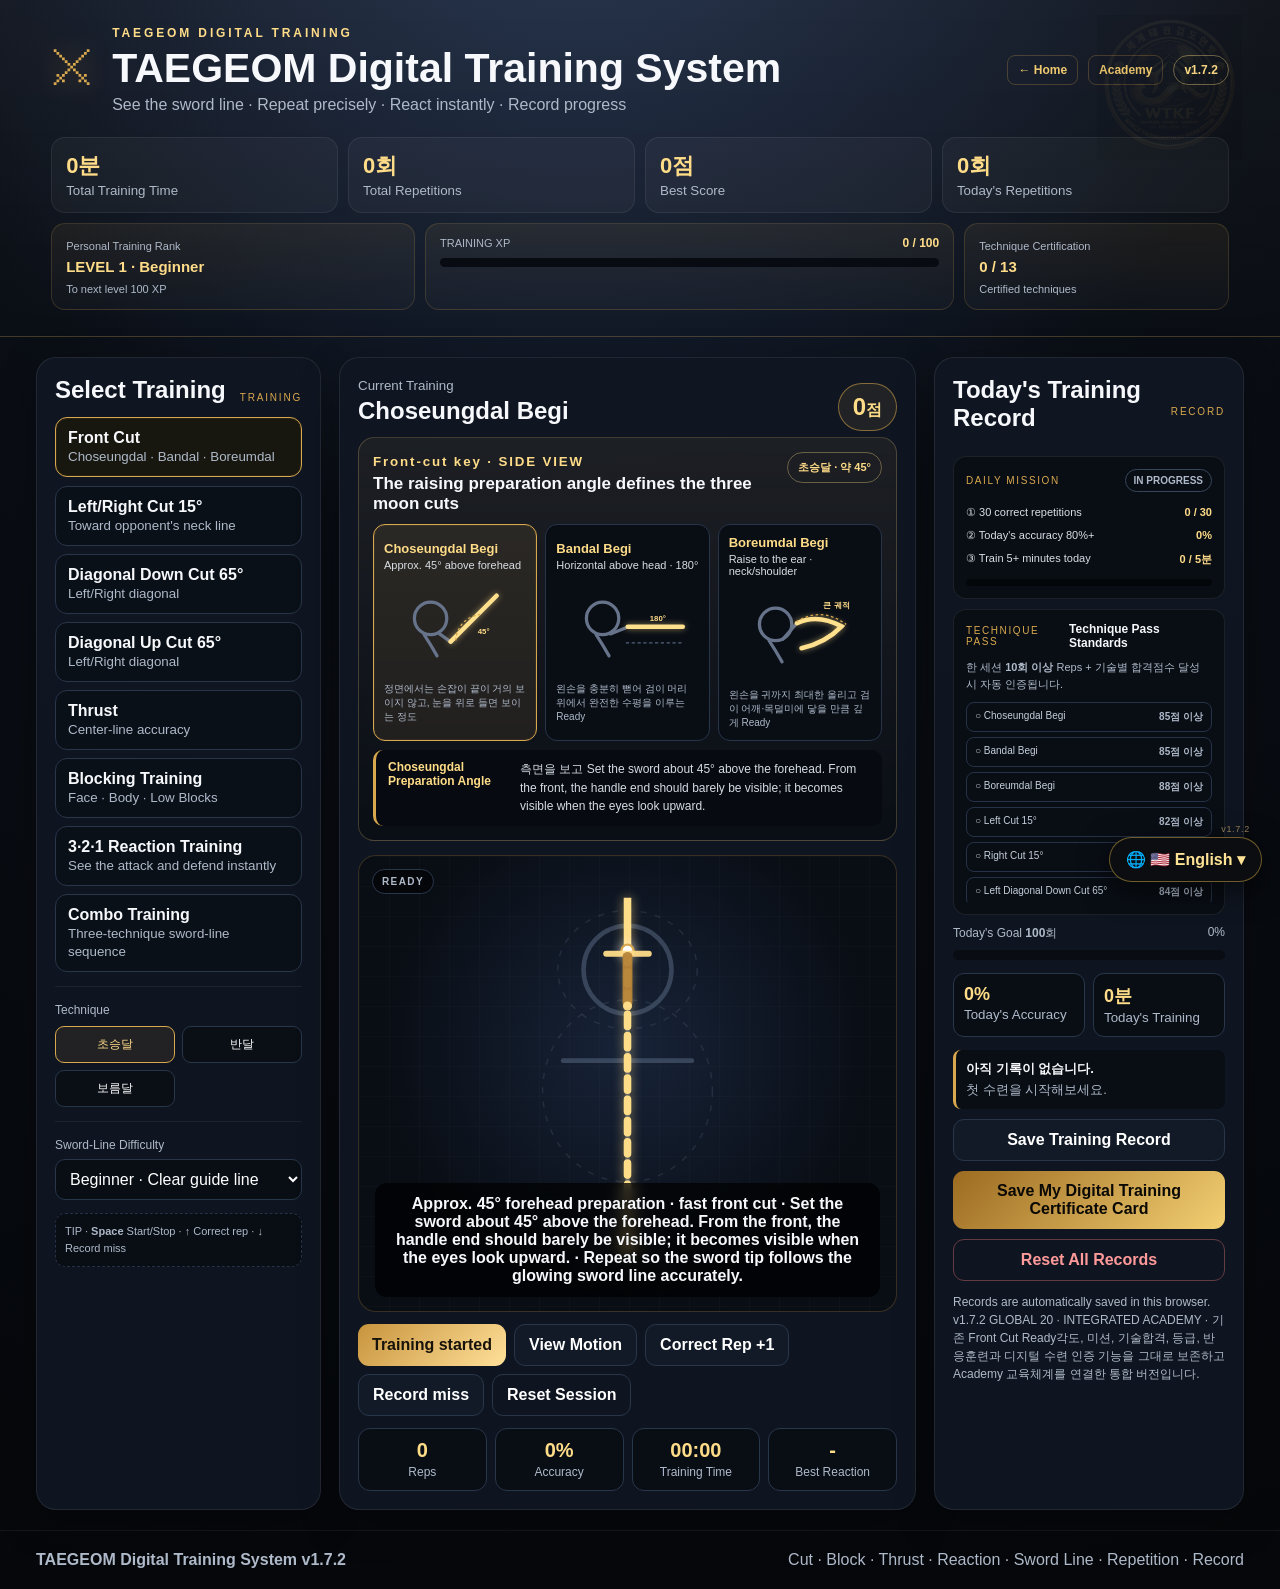
<file: training.html>
<!DOCTYPE html>
<html lang="ko">
<head>
  <meta charset="UTF-8" />
  <meta name="viewport" content="width=device-width, initial-scale=1.0" />
  <meta name="theme-color" content="#090d14" />
  <title>TAEGEOM Digital Training System v1.7.2 · Training</title>
  <link rel="stylesheet" href="training.css" />
<link rel="stylesheet" href="i18n.css">
</head>
<body>
  <header class="hero">
    <div class="brand">
      <div class="mark" aria-hidden="true">⚔</div>
      <div>
        <div class="eyebrow">TAEGEOM DIGITAL TRAINING</div>
        <h1>태권검도 디지털 트레이닝 시스템</h1>
        <p>검선을 보고 · 정확히 반복하고 · 순간에 반응하고 · 기록한다</p>
      </div>
      <div class="training-nav"><a href="index.html">← 메인</a><a href="academy.html">Academy</a><span class="version">v1.7.2</span></div>
    </div>
    <div class="stats-strip">
      <div><span id="totalTime">0분</span><small>누적 수련시간</small></div>
      <div><span id="totalCount">0회</span><small>누적 수행횟수</small></div>
      <div><span id="bestScore">0점</span><small>최고 점수</small></div>
      <div><span id="streak">0회</span><small>오늘 수행</small></div>
    </div>
    <div class="growth-strip">
      <div class="rank-card"><span>개인 수련등급</span><strong id="rankName">LEVEL 1 · 입문</strong><small id="rankNext">다음 등급까지 100 XP</small></div>
      <div class="xp-card"><div class="xp-meta"><span>TRAINING XP</span><b id="xpText">0 / 100</b></div><div class="xp-bar"><i id="xpBar"></i></div></div>
      <div class="badge-card"><span>기술 인증</span><strong id="passCount">0 / 13</strong><small>합격 기술 누적</small></div>
    </div>
  </header>

  <main class="layout">
    <section class="panel menu-panel">
      <div class="panel-title"><h2>훈련 선택</h2><span>TRAINING</span></div>
      <div class="cards" id="trainingCards"></div>

      <div class="option-box" id="variantBox">
        <label>세부 기술</label>
        <div id="variantButtons" class="choice-grid"></div>
      </div>

      <div class="level-box">
        <label for="level">검선 난이도</label>
        <select id="level">
          <option value="beginner">초급 · 검선 선명</option>
          <option value="intermediate">중급 · 검선 반투명</option>
          <option value="advanced">고급 · 시작·도착점 위주</option>
        </select>
      </div>
      <div class="tip-box">TIP · <b>Space</b> 시작/종료 · <b>↑</b> 정확 수행 · <b>↓</b> 실수 기록</div>
    </section>

    <section class="panel arena-panel">
      <div class="arena-head">
        <div>
          <small>현재 훈련</small>
          <h2 id="currentTitle">정면베기 · 초승달</h2>
        </div>
        <div class="score-pill"><span id="score">0</span>점</div>
      </div>

      <section class="angle-lab" id="angleLab">
        <div class="angle-head"><div><small>정면베기 핵심 · SIDE VIEW</small><h3>치켜드는 준비각도가 세 가지 달을 결정합니다</h3></div><span id="angleBadge">초승달 · 45°</span></div>
        <div class="angle-cards">
          <button class="angle-card active" data-angle-tech="crescent"><b>초승달베기</b><span>이마 위 약 45°</span><svg viewBox="0 0 220 130" aria-label="초승달 준비각도 측면"><circle cx="72" cy="54" r="25"/><path d="M62 79 Q72 94 82 112"/><line x1="86" y1="78" x2="104" y2="91"/><line class="angle-sword" x1="103" y1="90" x2="174" y2="19"/><path class="angle-arc" d="M111 88 A42 42 0 0 1 148 48"/><text x="145" y="78">45°</text></svg><small>정면에서는 손잡이 끝이 거의 보이지 않고, 눈을 위로 들면 보이는 정도</small></button>
          <button class="angle-card" data-angle-tech="half"><b>반달베기</b><span>머리 위 수평 · 180°</span><svg viewBox="0 0 220 130" aria-label="반달 준비각도 측면"><circle cx="72" cy="54" r="25"/><path d="M62 79 Q72 94 82 112"/><line x1="84" y1="78" x2="112" y2="67"/><line class="angle-sword" x1="111" y1="67" x2="196" y2="67"/><line class="angle-base" x1="108" y1="92" x2="194" y2="92"/><text x="145" y="58">180°</text></svg><small>왼손을 충분히 뻗어 검이 머리 위에서 완전한 수평을 이루는 준비</small></button>
          <button class="angle-card" data-angle-tech="full"><b>보름달베기</b><span>귀까지 크게 · 목덜미/어깨</span><svg viewBox="0 0 220 130" aria-label="보름달 준비각도 측면"><circle cx="72" cy="54" r="25"/><path d="M62 79 Q72 94 82 112"/><line x1="83" y1="77" x2="105" y2="52"/><path class="angle-sword thick" d="M105 52 Q137 37 174 57 Q150 82 112 91"/><path class="angle-arc" d="M104 50 Q143 26 181 54"/><text x="146" y="28">큰 궤적</text></svg><small>왼손을 귀까지 최대한 올리고 검이 어깨·목덜미에 닿을 만큼 깊게 준비</small></button>
        </div>
        <div class="angle-coach"><b id="angleTitle">초승달 준비각도</b><span id="angleCoach">측면을 보고 이마 위에서 약 45°로 세운 뒤 중심선을 따라 빠르게 내려베기 합니다.</span></div>
      </section>

      <div class="arena" id="arena">
        <div class="status-badge" id="statusBadge">READY</div>
        <svg class="guide" viewBox="0 0 600 600" aria-label="태권검도 검선 훈련 가이드">
          <defs>
            <linearGradient id="bladeGrad" x1="0" y1="0" x2="1" y2="0">
              <stop offset="0" stop-color="#f8fbff"/>
              <stop offset="0.5" stop-color="#b9c5d4"/>
              <stop offset="1" stop-color="#ffffff"/>
            </linearGradient>
            <filter id="glow"><feGaussianBlur stdDeviation="3" result="b"/><feMerge><feMergeNode in="b"/><feMergeNode in="SourceGraphic"/></feMerge></filter>
          </defs>

          <g class="opponent">
            <circle cx="300" cy="150" r="58" class="body-line"/>
            <line x1="300" y1="208" x2="300" y2="430" class="body-line"/>
            <line x1="215" y1="270" x2="385" y2="270" class="body-line"/>
            <line x1="300" y1="430" x2="245" y2="555" class="body-line"/>
            <line x1="300" y1="430" x2="355" y2="555" class="body-line"/>
            <ellipse cx="300" cy="150" rx="92" ry="78" class="target-zone head-zone"/>
            <ellipse cx="300" cy="310" rx="112" ry="120" class="target-zone body-zone"/>
          </g>

          <path id="guidePath" d="M300 55 L300 515" class="target-line"/>
          <circle id="startDot" cx="300" cy="55" r="8" class="start-dot"/>
          <circle id="targetDot" cx="300" cy="515" r="10" class="target-dot"/>

          <g id="sword" class="sword" transform="translate(300 55) rotate(0)">
            <line x1="0" y1="0" x2="0" y2="-142" class="blade"/>
            <line x1="-28" y1="4" x2="28" y2="4" class="guard"/>
            <line x1="0" y1="8" x2="0" y2="68" class="handle"/>
            <circle cx="0" cy="73" r="6" class="pommel"/>
          </g>
        </svg>

        <div class="reaction-panel hidden" id="reactionPanel">
          <div class="reaction-kicker" id="reactionKicker">상대 공격</div>
          <div class="reaction-command" id="reactionCommand">준비</div>
          <div class="reaction-answer" id="reactionAnswer"></div>
        </div>

        <div class="countdown" id="countdown"></div>
        <div class="instruction" id="instruction">검끝이 중앙 검선을 따라 수직으로 내려오도록 연습하세요.</div>
      </div>

      <div class="controls">
        <button id="startBtn" class="primary">훈련 시작</button>
        <button id="demoBtn">동작 보기</button>
        <button id="successBtn">정확 수행 +1</button>
        <button id="missBtn">실수 기록</button>
        <button id="resetBtn" class="ghost">세션 초기화</button>
      </div>

      <div class="response-buttons hidden" id="responseButtons"></div>

      <div class="session-grid">
        <div><b id="sessionCount">0</b><span>수행</span></div>
        <div><b id="sessionAccuracy">0%</b><span>정확도</span></div>
        <div><b id="sessionTime">00:00</b><span>수련시간</span></div>
        <div><b id="reactionBest">-</b><span>최고 반응</span></div>
      </div>
    </section>

    <section class="panel record-panel">
      <div class="panel-title"><h2>오늘의 수련기록</h2><span>RECORD</span></div>
      <section class="mission-box">
        <div class="mission-title"><span>DAILY MISSION</span><b id="missionStatus">진행중</b></div>
        <div class="mission-row"><span>① 정확 수행 30회</span><strong id="missionCount">0 / 30</strong></div>
        <div class="mission-row"><span>② 오늘 정확도 80%+</span><strong id="missionAccuracy">0%</strong></div>
        <div class="mission-row"><span>③ 오늘 수련 5분+</span><strong id="missionTime">0 / 5분</strong></div>
        <div class="mission-progress"><i id="missionBar"></i></div>
      </section>
      <section class="tech-pass-box">
        <div class="pass-head"><span>TECHNIQUE PASS</span><b>기술별 합격 기준</b></div>
        <p>한 세션 <strong>10회 이상</strong> 수행 + 기술별 합격점수 달성 시 자동 인증됩니다.</p>
        <div id="passList" class="pass-list"></div>
      </section>
      <div class="progress-wrap">
        <div class="progress-meta"><span>오늘 목표 <b id="goalCountLabel">100</b>회</span><span id="goalText">0%</span></div>
        <div class="progress"><div id="goalBar"></div></div>
      </div>

      <div class="mini-dashboard">
        <div><span id="todayAccuracy">0%</span><small>오늘 정확도</small></div>
        <div><span id="todayMinutes">0분</span><small>오늘 수련</small></div>
      </div>

      <div id="log" class="log"></div>
      <button id="exportBtn" class="wide">기록 파일 저장</button>
      <button id="certificateBtn" class="wide certificate-btn">나의 디지털 수련 인증카드 저장</button>
      <button id="clearDataBtn" class="wide danger-outline">전체 기록 초기화</button>
      <p class="hint">기록은 이 브라우저에 자동 저장됩니다. v1.7.2 GLOBAL 20 · INTEGRATED ACADEMY · 기존 정면베기 준비각도, 미션, 기술합격, 등급, 반응훈련과 디지털 수련 인증 기능을 그대로 보존하고 Academy 교육체계를 연결한 통합 버전입니다.</p>
    </section>
  </main>

  <footer>
    <strong>TAEGEOM Digital Training System v1.7.2</strong>
    <span>베기 · 막기 · 찌르기 · 반응 · 검선 · 반복 · 기록</span>
  </footer>

  <script src="app.js"></script>
<script src="i18n.js"></script>
</body>
</html>
</file>
<file: portal.css>
:root{--bg:#070707;--ink:#f8f4e9;--muted:#b9b2a3;--gold:#d8a83e;--gold2:#ffe49a;--line:rgba(216,168,62,.28)}
*{box-sizing:border-box}html{scroll-behavior:smooth}body{margin:0;background:#070707;color:var(--ink);font-family:Arial,"Noto Sans KR",sans-serif;overflow-x:hidden}.gold-noise{position:fixed;inset:0;pointer-events:none;z-index:99;opacity:.035;background-image:radial-gradient(#ffd166 1px,transparent 1px);background-size:6px 6px;mix-blend-mode:screen}
.topbar{height:78px;display:flex;align-items:center;justify-content:space-between;padding:0 clamp(18px,5vw,72px);border-bottom:1px solid var(--line);background:rgba(5,5,5,.92);backdrop-filter:blur(12px);position:relative;z-index:20}.brand-mini{display:flex;align-items:center;gap:10px;text-decoration:none;color:white}.brand-mini img{width:49px;height:49px;object-fit:cover;border-radius:50%;filter:drop-shadow(0 0 10px rgba(255,200,70,.25))}.brand-mini span{display:flex;flex-direction:column}.brand-mini b{letter-spacing:.13em;color:var(--gold2)}.brand-mini small{font-size:9px;letter-spacing:.08em;color:#a9a08f}.version-chip{font-size:11px;letter-spacing:.11em;border:1px solid var(--line);border-radius:999px;padding:9px 13px;color:#cfc6b2}.version-chip b{color:var(--gold2);font-size:13px}
.hero{min-height:calc(100vh - 78px);position:relative;display:flex;align-items:center;overflow:hidden}.hero-bg{position:absolute;inset:0;background-image:url('assets/taegeom-hero.webp');background-size:cover;background-position:center 38%;filter:saturate(.82) contrast(1.08)}.hero-overlay{position:absolute;inset:0;background:linear-gradient(90deg,rgba(0,0,0,.96) 0%,rgba(0,0,0,.82) 38%,rgba(0,0,0,.38) 70%,rgba(0,0,0,.78) 100%),linear-gradient(0deg,#070707 0%,transparent 30%)}.hero-content{position:relative;z-index:3;width:min(920px,90vw);margin-left:clamp(22px,7vw,118px);padding:70px 0}.seal-wrap{width:92px;height:92px;border-radius:50%;padding:3px;background:linear-gradient(145deg,#f9d777,#8a5a0d);box-shadow:0 0 36px rgba(225,168,45,.28)}.seal-wrap img{width:100%;height:100%;border-radius:50%;object-fit:cover}.eyebrow{display:block;margin-top:22px;color:var(--gold2);font-weight:800;font-size:12px;letter-spacing:.28em}.hero h1{margin:13px 0 18px;font-size:clamp(43px,7vw,86px);line-height:1.02;letter-spacing:-.04em}.hero h1 span{color:transparent;background:linear-gradient(180deg,#fff1b3,#ba8127);-webkit-background-clip:text;background-clip:text}.lead{font-size:clamp(16px,2vw,21px);line-height:1.75;color:#d0c8b9;max-width:720px}.hero-actions{display:flex;gap:12px;flex-wrap:wrap;margin-top:30px}.cta{display:inline-flex;align-items:center;justify-content:center;gap:10px;padding:15px 24px;border-radius:10px;text-decoration:none;font-weight:800;transition:.2s}.cta.primary{background:linear-gradient(135deg,#f7d77b,#a66d15);color:#0b0905;box-shadow:0 10px 34px rgba(214,160,50,.2)}.cta.primary:hover{transform:translateY(-2px);filter:brightness(1.08)}.cta.secondary{border:1px solid rgba(255,225,150,.32);color:#eee3cb;background:rgba(0,0,0,.26)}.hero-meta{display:grid;grid-template-columns:repeat(4,minmax(100px,1fr));max-width:760px;margin-top:42px;border-top:1px solid var(--line);border-bottom:1px solid var(--line)}.hero-meta div{padding:16px 16px 16px 0}.hero-meta strong{display:block;font-size:20px;color:var(--gold2)}.hero-meta span{font-size:11px;color:#a9a090}
.intro,.roadmap{padding:100px clamp(20px,7vw,110px);max-width:1500px;margin:auto}.section-title{max-width:820px;margin-bottom:46px}.section-title>span{color:var(--gold);letter-spacing:.24em;font-size:11px;font-weight:800}.section-title h2{font-size:clamp(32px,5vw,58px);line-height:1.12;margin:12px 0 18px}.section-title h2 em{font-style:normal;color:var(--gold2)}.section-title p{color:var(--muted);line-height:1.8;font-size:17px}.feature-grid{display:grid;grid-template-columns:repeat(4,1fr);gap:15px}.feature-grid article{min-height:220px;background:linear-gradient(160deg,#13110c,#0a0a0a);border:1px solid var(--line);padding:26px;border-radius:16px;position:relative;overflow:hidden}.feature-grid article::after{content:"";position:absolute;right:-35px;bottom:-35px;width:120px;height:120px;border:1px solid rgba(216,168,62,.12);border-radius:50%}.feature-grid b{font-size:11px;color:var(--gold);letter-spacing:.14em}.feature-grid h3{font-size:19px;margin:34px 0 10px}.feature-grid p{color:#aaa28f;line-height:1.65;font-size:14px}
.founder{display:grid;grid-template-columns:minmax(320px,.9fr) minmax(360px,1.1fr);min-height:760px;border-top:1px solid var(--line);border-bottom:1px solid var(--line);background:linear-gradient(110deg,#030303,#11100c)}.founder-image{position:relative;overflow:hidden;min-height:620px}.founder-image img{width:100%;height:100%;object-fit:cover;object-position:center}.founder-image::after{content:"";position:absolute;inset:0;background:linear-gradient(90deg,transparent 55%,#0b0a08 100%),linear-gradient(0deg,rgba(0,0,0,.48),transparent 45%)}.founder-copy{padding:90px clamp(30px,6vw,100px);align-self:center}.founder-copy h2{font-size:clamp(34px,5vw,60px);line-height:1.12;margin:15px 0 28px}.quote{font-family:Georgia,"Noto Serif KR",serif;font-size:21px;line-height:1.7;color:#edd9a0;border-left:3px solid var(--gold);padding-left:20px}.founder-card{display:flex;align-items:center;gap:18px;margin:32px 0 20px;padding:18px 0;border-top:1px solid var(--line);border-bottom:1px solid var(--line)}.signature{font-family:Georgia,"Noto Serif KR",serif;font-weight:800;font-size:34px;color:var(--gold2)}.founder-card div:last-child{display:flex;flex-direction:column;gap:4px}.founder-card strong{font-size:13px;letter-spacing:.14em}.founder-card span,.description{color:#aaa18e;line-height:1.7;font-size:14px}
.roadmap{text-align:center}.roadmap .section-title{margin:0 auto 38px}.section-title.compact h2{font-size:clamp(30px,4vw,47px)}.version-board{display:grid;grid-template-columns:1fr 1fr;gap:16px;max-width:1000px;margin:0 auto 30px;text-align:left}.version-board>div{padding:28px;border:1px solid var(--line);border-radius:16px;background:#0c0c0b}.version-board span{font-size:10px;letter-spacing:.2em;color:var(--gold)}.version-board strong{font-size:40px;display:block;color:var(--gold2);margin:8px 0}.version-board p{color:#aaa18f;line-height:1.7}.cta.large{padding:18px 34px;font-size:18px}
footer{min-height:130px;border-top:1px solid var(--line);display:flex;align-items:center;gap:14px;padding:26px clamp(20px,6vw,90px);background:#030303}footer img{width:64px;height:64px;border-radius:50%;object-fit:cover}footer div{display:flex;flex-direction:column}footer strong{font-size:13px;letter-spacing:.12em;color:var(--gold2)}footer span{font-size:10px;color:#8e8678;letter-spacing:.16em;margin-top:6px}.footer-version{margin-left:auto;color:#8e8678;font-size:12px}.footer-version b{color:var(--gold2);font-size:15px}
@media(max-width:980px){.feature-grid{grid-template-columns:1fr 1fr}.founder{grid-template-columns:1fr}.founder-image{height:700px}.hero-meta{grid-template-columns:1fr 1fr}.version-board{grid-template-columns:1fr}}
@media(max-width:620px){.topbar{height:66px}.brand-mini small{display:none}.brand-mini img{width:42px;height:42px}.version-chip{font-size:9px}.hero{min-height:860px}.hero-content{margin-left:24px;margin-right:24px;padding:42px 0}.seal-wrap{width:72px;height:72px}.hero h1{font-size:44px}.hero-actions{flex-direction:column}.hero-meta{grid-template-columns:1fr 1fr}.feature-grid{grid-template-columns:1fr}.intro,.roadmap{padding:70px 20px}.founder-copy{padding:60px 24px}.founder-image{height:540px;min-height:0}footer{flex-wrap:wrap}.footer-version{margin-left:0;width:100%;margin-top:8px}}

/* v1.4 portal refinements */
.cta.taegeom-world{border-color:rgba(255,220,136,.55);background:linear-gradient(135deg,rgba(216,168,62,.15),rgba(0,0,0,.30));color:var(--gold2)}
.founder{grid-template-columns:minmax(300px,.72fr) minmax(420px,1.28fr);min-height:620px;position:relative;overflow:hidden}
.founder-visual{display:flex;align-items:center;justify-content:center;position:relative;padding:70px clamp(25px,5vw,70px);background:radial-gradient(circle at 45% 40%,rgba(216,168,62,.13),transparent 45%),linear-gradient(145deg,#050505,#100d08)}
.founder-visual::before{content:"";position:absolute;inset:28px;border:1px solid rgba(216,168,62,.14);pointer-events:none}
.founder-photo-frame{position:relative;width:min(330px,78%);border:1px solid rgba(255,222,143,.34);padding:9px;background:#070707;box-shadow:0 24px 65px rgba(0,0,0,.48),0 0 36px rgba(216,168,62,.10);z-index:2}
.founder-photo-frame img{display:block;width:100%;height:auto;aspect-ratio:2/3;object-fit:cover;object-position:center top;filter:saturate(.9) contrast(1.03)}
.photo-caption{display:flex;flex-direction:column;padding:13px 8px 7px;text-align:center;gap:5px}.photo-caption b{font-size:10px;letter-spacing:.2em;color:var(--gold)}.photo-caption span{font-size:12px;letter-spacing:.15em;color:#e8ddc6}
.founder-emblem{position:absolute;right:8%;bottom:10%;width:105px;height:105px;border-radius:50%;opacity:.8;filter:drop-shadow(0 0 24px rgba(216,168,62,.25));z-index:3}.founder-emblem img{width:100%;height:100%;object-fit:cover;border-radius:50%}
@media(max-width:980px){.founder{grid-template-columns:1fr}.founder-visual{min-height:560px}.founder-photo-frame{width:min(310px,70vw)}.founder-emblem{right:18%;bottom:9%}}
@media(max-width:620px){.founder-visual{min-height:470px;padding:52px 18px}.founder-photo-frame{width:min(255px,75vw)}.founder-emblem{width:78px;height:78px;right:10%;bottom:7%}}

/* v1.6 Integrated Academy additions */
.cta.academy-cta{border:1px solid rgba(255,225,150,.52);background:linear-gradient(135deg,rgba(216,168,62,.18),rgba(92,55,9,.28));color:var(--gold2)}
.policy-band{display:grid;grid-template-columns:repeat(3,1fr);border-top:1px solid var(--line);border-bottom:1px solid var(--line);background:#050505}
.policy-band>div{padding:28px clamp(22px,5vw,70px);border-right:1px solid var(--line)}
.policy-band>div:last-child{border-right:0}.policy-band b{display:block;color:var(--gold2);font-size:12px;letter-spacing:.16em;margin-bottom:8px}.policy-band span{color:#a9a08f;font-size:13px;line-height:1.65}
.academy-preview{padding:100px clamp(20px,7vw,110px);max-width:1500px;margin:auto}
.academy-preview-grid{display:grid;grid-template-columns:repeat(4,1fr);gap:14px}
.academy-preview-grid article{min-height:205px;padding:26px;border:1px solid var(--line);border-radius:16px;background:linear-gradient(155deg,#11100c,#090909)}
.academy-preview-grid b{font-size:11px;color:var(--gold);letter-spacing:.18em}.academy-preview-grid h3{font-size:18px;margin:30px 0 10px}.academy-preview-grid p{font-size:13px;line-height:1.7;color:#aaa18f}
.academy-preview-actions{display:flex;gap:12px;justify-content:center;flex-wrap:wrap;margin-top:32px}
@media(max-width:980px){.academy-preview-grid{grid-template-columns:1fr 1fr}.policy-band{grid-template-columns:1fr}.policy-band>div{border-right:0;border-bottom:1px solid var(--line)}}
@media(max-width:620px){.academy-preview{padding:70px 20px}.academy-preview-grid{grid-template-columns:1fr}}

.global20-badge{display:inline-block;margin-bottom:12px;padding:8px 12px;border:1px solid rgba(221,176,72,.42);border-radius:20px;color:#ffe28d;background:rgba(198,145,34,.08);font-size:10px;font-weight:900;letter-spacing:.12em}
</file>
<file: i18n.css>
.tg-language{position:fixed;right:18px;bottom:18px;z-index:9999;font-family:Arial,"Noto Sans KR",sans-serif}.tg-lang-button{background:#0b0d10;color:#ffe395;border:1px solid rgba(222,177,72,.48);box-shadow:0 8px 30px #0009;border-radius:28px;padding:12px 16px;font-weight:800;cursor:pointer}.tg-lang-menu{display:none;position:absolute;right:0;bottom:52px;width:310px;max-height:65vh;overflow:auto;background:#090c10;border:1px solid rgba(222,177,72,.4);box-shadow:0 18px 55px #000;border-radius:14px;padding:10px}.tg-lang-menu.open{display:grid;grid-template-columns:1fr 1fr;gap:5px}.tg-lang-title{grid-column:1/-1;color:#d9ad49;font-size:10px;letter-spacing:.14em;padding:8px}.tg-lang-menu button{border:1px solid #252c33;background:#10151b;color:#e9edf0;text-align:left;padding:9px;border-radius:7px;cursor:pointer;font-size:12px}.tg-lang-menu button:hover{border-color:#b78d38}.tg-lang-menu span{margin-left:4px}[dir=rtl] .tg-language{right:auto;left:18px}[dir=rtl] .tg-lang-menu{right:auto;left:0}@media(max-width:560px){.tg-language{right:10px;bottom:10px}.tg-lang-menu{width:min(92vw,310px)}.tg-lang-current{font-size:11px}}
.tg-lang-title:after{content:" · FULL UI";color:#ffe08a}
.tg-language:before{content:"v1.7.2";position:absolute;right:12px;bottom:48px;color:#8d7b55;font-size:9px;letter-spacing:.08em}
[dir=rtl] .tg-language:before{right:auto;left:12px}
</file>
<file: taegeom-training/style.css>
:root{
  --bg:#080b10;--panel:#101620;--line:#263044;--text:#f4f7fb;--muted:#aeb8c8;--gold:#d5ad5b;--gold2:#f1d58c;--danger:#ff6262;--ok:#76e2a8;
}
*{box-sizing:border-box} body{margin:0;font-family:Arial,"Noto Sans KR",sans-serif;background:radial-gradient(circle at top,#172236 0,#090c12 48%,#05070b 100%);color:var(--text);min-height:100vh}
.hero{padding:28px clamp(18px,4vw,54px);border-bottom:1px solid rgba(213,173,91,.25);background:linear-gradient(180deg,rgba(255,255,255,.03),rgba(255,255,255,0))}.brand{display:flex;gap:18px;align-items:center}.mark{font-size:44px;color:var(--gold);filter:drop-shadow(0 0 12px rgba(213,173,91,.45))}.eyebrow{color:var(--gold2);font-size:12px;letter-spacing:.24em;font-weight:700}.hero h1{margin:5px 0 4px;font-size:clamp(24px,4vw,42px)}.hero p{margin:0;color:var(--muted)}
.stats-strip{display:grid;grid-template-columns:repeat(4,1fr);gap:10px;margin-top:24px}.stats-strip div{background:rgba(255,255,255,.035);border:1px solid rgba(255,255,255,.07);padding:14px;border-radius:14px}.stats-strip span{font-size:22px;font-weight:800;color:var(--gold2);display:block}.stats-strip small{color:var(--muted)}
.layout{display:grid;grid-template-columns:280px minmax(0,1fr) 300px;gap:18px;padding:20px clamp(16px,3vw,36px)}.panel{background:rgba(16,22,32,.94);border:1px solid rgba(255,255,255,.08);border-radius:20px;padding:18px;box-shadow:0 14px 40px rgba(0,0,0,.28)}.panel h2{margin:0 0 14px}.cards{display:grid;gap:9px}.training-card{width:100%;text-align:left;border:1px solid var(--line);background:#0b1018;color:var(--text);padding:12px 13px;border-radius:12px;cursor:pointer;transition:.2s}.training-card:hover,.training-card.active{border-color:var(--gold);transform:translateY(-1px);background:#171813}.training-card b{display:block}.training-card small{color:var(--muted)}.level-box{margin-top:14px}.level-box label{font-size:12px;color:var(--muted)}select{width:100%;margin-top:6px;padding:11px;border-radius:10px;background:#0a0f16;color:white;border:1px solid var(--line)}
.arena-head{display:flex;justify-content:space-between;align-items:center}.arena-head small{color:var(--muted)}.arena-head h2{margin:3px 0}.score-pill{border:1px solid rgba(213,173,91,.55);background:rgba(213,173,91,.09);padding:10px 14px;border-radius:999px;color:var(--gold2);font-weight:800}.score-pill span{font-size:24px}.arena{position:relative;aspect-ratio:1.25/1;max-height:610px;background:radial-gradient(circle,#121b28 0,#080c12 72%);border:1px solid rgba(213,173,91,.2);border-radius:18px;overflow:hidden}.guide{width:100%;height:100%}.body-line{fill:none;stroke:#53627a;stroke-width:6;stroke-linecap:round;opacity:.65}.target-line,.arc-line{fill:none;stroke:var(--gold2);stroke-width:10;stroke-linecap:round;stroke-dasharray:18 12;filter:drop-shadow(0 0 8px rgba(241,213,140,.55))}.target-dot{fill:var(--gold2);filter:drop-shadow(0 0 12px rgba(241,213,140,.9))}.instruction{position:absolute;left:16px;right:16px;bottom:14px;background:rgba(0,0,0,.65);backdrop-filter:blur(7px);padding:12px 14px;border-radius:12px;text-align:center}.countdown{position:absolute;inset:0;display:grid;place-items:center;font-size:110px;font-weight:900;color:white;text-shadow:0 0 30px rgba(213,173,91,.8);pointer-events:none}.controls{display:flex;gap:8px;flex-wrap:wrap;margin-top:12px}.controls button,.wide{border:1px solid var(--line);background:#111923;color:white;padding:11px 14px;border-radius:11px;font-weight:700;cursor:pointer}.controls .primary{background:linear-gradient(135deg,#c9943b,#f1d58c);color:#17120a;border:0}.controls .ghost{background:transparent}.controls button:hover,.wide:hover{filter:brightness(1.12)}.session-grid{display:grid;grid-template-columns:repeat(4,1fr);gap:8px;margin-top:12px}.session-grid div{background:#0a0f16;border:1px solid var(--line);border-radius:12px;text-align:center;padding:10px}.session-grid b{display:block;font-size:20px;color:var(--gold2)}.session-grid span{font-size:12px;color:var(--muted)}
.progress-meta{display:flex;justify-content:space-between;color:var(--muted);font-size:12px}.progress{height:10px;background:#090d13;border-radius:99px;overflow:hidden;margin:8px 0 16px}.progress div{height:100%;width:0;background:linear-gradient(90deg,#b8893b,#f1d58c)}.log{display:grid;gap:7px;max-height:430px;overflow:auto}.log-item{padding:10px;background:#0a0f16;border-left:3px solid var(--gold);border-radius:8px;font-size:13px}.log-item span{color:var(--muted);display:block;margin-top:3px}.wide{width:100%;margin-top:14px}.hint{font-size:12px;color:var(--muted);line-height:1.5}footer{display:flex;justify-content:space-between;gap:12px;padding:20px 36px;color:var(--muted);border-top:1px solid rgba(255,255,255,.06)}
@media(max-width:980px){.layout{grid-template-columns:1fr}.menu-panel{order:1}.arena-panel{order:2}.record-panel{order:3}.cards{grid-template-columns:repeat(2,1fr)}.stats-strip{grid-template-columns:repeat(2,1fr)}}
@media(max-width:560px){.cards{grid-template-columns:1fr}.session-grid{grid-template-columns:repeat(2,1fr)}.stats-strip{grid-template-columns:repeat(2,1fr)}footer{padding:18px;display:block}.hero{padding:22px 18px}.mark{display:none}}
</file>
<file: academy.css>
:root{--bg:#060708;--card:#0d1116;--gold:#dab04d;--gold2:#ffe391;--line:rgba(218,176,77,.24);--muted:#96a0aa}
*{box-sizing:border-box}body{margin:0;background:var(--bg);color:#f4f1e9;font-family:Arial,"Noto Sans KR",sans-serif}.academy-top{height:78px;display:flex;align-items:center;padding:0 5vw;gap:28px;border-bottom:1px solid var(--line);background:#060708f0;position:sticky;top:0;z-index:9}.home{display:flex;align-items:center;gap:10px;color:white;text-decoration:none}.home img{width:48px;height:48px;border-radius:50%;object-fit:cover}.home span{display:flex;flex-direction:column}.home b{letter-spacing:.16em;color:var(--gold2)}.home small{font-size:9px;color:#958d7e;letter-spacing:.12em}.academy-top nav{display:flex;gap:20px;margin-left:auto}.academy-top nav a{color:#c7cbd0;text-decoration:none;font-size:12px}.ver{font-size:10px;color:var(--gold2);border:1px solid var(--line);border-radius:20px;padding:9px 12px}.academy-hero{min-height:650px;padding:80px 7vw;display:grid;grid-template-columns:1.4fr .6fr;gap:55px;align-items:center;background:radial-gradient(circle at 78% 40%,#251c0e 0,#0d1117 28%,#060708 64%)}.eyebrow,.section header>span{color:var(--gold);font-size:11px;letter-spacing:.25em;font-weight:800}.academy-hero h1{font-size:clamp(44px,6vw,78px);line-height:1.05;margin:18px 0}.academy-hero h1 em{color:var(--gold2);font-style:normal}.lead{color:#b1b7be;max-width:790px;font-size:17px;line-height:1.85}.actions{display:flex;gap:12px;flex-wrap:wrap;margin-top:28px}.actions a{padding:15px 20px;color:#e8e9ea;text-decoration:none;border:1px solid #39414a;border-radius:9px}.actions .primary{background:linear-gradient(135deg,#f0ce72,#a96d17);color:#0b0905;border:0;font-weight:900}.academy-hero aside{border:1px solid var(--line);padding:12px;background:#090c10}.academy-hero aside img{width:100%;max-height:300px;object-fit:cover;object-position:center top}.academy-hero aside small,.academy-hero aside b{display:block}.academy-hero aside small{margin-top:13px;color:var(--gold);font-size:10px;letter-spacing:.15em}.academy-hero aside b{margin-top:6px;font-size:19px}.academy-hero aside p{font-size:12px;line-height:1.7;color:#8d969f}.policy{display:grid;grid-template-columns:repeat(3,1fr);border-block:1px solid var(--line)}.policy div{padding:27px 5vw;border-right:1px solid var(--line)}.policy div:last-child{border-right:0}.policy b{display:block;color:var(--gold2);font-size:12px;letter-spacing:.14em;margin-bottom:8px}.policy span{color:#9199a2;font-size:13px}.section{padding:85px 7vw}.section header{max-width:860px;margin-bottom:35px}.section h2{font-size:clamp(32px,4vw,50px);margin:10px 0}.section header p{color:var(--muted);line-height:1.8}.paths{display:grid;grid-template-columns:repeat(3,1fr);gap:13px}.paths a{min-height:235px;padding:25px;border:1px solid #29313a;background:linear-gradient(150deg,#10151b,#090c10);text-decoration:none;color:white;position:relative;transition:.2s}.paths a:hover{transform:translateY(-3px);border-color:#a98436}.paths i{font-style:normal;color:#66717b;font-size:11px}.paths h3{font-size:20px;margin:32px 0 10px}.paths p{color:#929ca5;font-size:13px;line-height:1.7}.paths a>b{position:absolute;bottom:22px;color:var(--gold2);font-size:11px}.map-section{background:#090c10}.map{display:grid;grid-template-columns:repeat(4,1fr);gap:11px}.map div{padding:22px;min-height:145px;border-top:2px solid #ba9440;background:#10151b}.map b{font-size:11px;color:var(--gold2);letter-spacing:.1em}.map p{font-size:13px;line-height:1.7;color:#9099a2}.integration{display:grid;grid-template-columns:repeat(3,1fr);border-block:1px solid var(--line)}.integration div{padding:34px 5vw;border-right:1px solid var(--line)}.integration div:last-child{border-right:0}.integration small{color:#757f88}.integration strong{display:block;font-size:21px;color:var(--gold2);margin:9px 0}.integration p{color:#8f98a1;font-size:13px;line-height:1.65}.integration a{color:#e4bc5e;text-decoration:none;font-size:12px}footer{padding:30px 7vw;color:#78818a;font-size:11px}footer b{color:var(--gold2)}
@media(max-width:920px){.academy-top nav{display:none}.academy-hero{grid-template-columns:1fr}.academy-hero aside{max-width:380px}.paths{grid-template-columns:1fr 1fr}.map{grid-template-columns:1fr 1fr}.policy,.integration{grid-template-columns:1fr}.policy div,.integration div{border-right:0;border-bottom:1px solid var(--line)}}@media(max-width:620px){.ver{display:none}.academy-hero{padding:55px 22px}.paths,.map{grid-template-columns:1fr}.section{padding:65px 22px}}
.global20-badge{display:inline-block;margin-bottom:12px;padding:8px 12px;border:1px solid rgba(221,176,72,.42);border-radius:20px;color:#ffe28d;background:rgba(198,145,34,.08);font-size:10px;font-weight:900;letter-spacing:.12em}
</file>
<file: training.css>
:root{--bg:#070a0f;--panel:#101722;--panel2:#0a1018;--line:#28364a;--text:#f6f8fb;--muted:#aeb9c9;--gold:#d9a84e;--gold2:#ffdc88;--red:#ff6b6b;--green:#75e6a6;--blue:#6bb8ff}
*{box-sizing:border-box}html{scroll-behavior:smooth}body{margin:0;font-family:Arial,"Noto Sans KR",sans-serif;background:radial-gradient(circle at 45% -10%,#22314d 0,#0a0e15 38%,#05070a 100%);color:var(--text);min-height:100vh}
button,select{font:inherit}.hero{padding:26px clamp(18px,4vw,54px);border-bottom:1px solid rgba(217,168,78,.24);background:linear-gradient(180deg,rgba(255,255,255,.035),transparent)}.brand{display:flex;gap:17px;align-items:center;position:relative}.mark{font-size:44px;color:var(--gold);filter:drop-shadow(0 0 13px rgba(217,168,78,.45))}.eyebrow{color:var(--gold2);font-size:12px;letter-spacing:.24em;font-weight:800}.hero h1{margin:5px 0 4px;font-size:clamp(24px,4vw,41px)}.hero p{margin:0;color:var(--muted)}.version{margin-left:auto;border:1px solid rgba(255,220,136,.4);color:var(--gold2);border-radius:999px;padding:7px 10px;font-size:12px;font-weight:800}
.stats-strip{display:grid;grid-template-columns:repeat(4,1fr);gap:10px;margin-top:23px}.stats-strip div{background:rgba(255,255,255,.035);border:1px solid rgba(255,255,255,.07);padding:13px 14px;border-radius:14px}.stats-strip span{font-size:22px;font-weight:900;color:var(--gold2);display:block}.stats-strip small{color:var(--muted)}
.layout{display:grid;grid-template-columns:285px minmax(420px,1fr) 310px;gap:18px;padding:20px clamp(16px,3vw,36px)}.panel{background:rgba(16,23,34,.95);border:1px solid rgba(255,255,255,.08);border-radius:20px;padding:18px;box-shadow:0 14px 40px rgba(0,0,0,.28)}.panel-title{display:flex;align-items:center;justify-content:space-between}.panel-title h2,.panel h2{margin:0 0 14px}.panel-title span{font-size:10px;letter-spacing:.18em;color:var(--gold)}
.cards{display:grid;gap:8px}.training-card{width:100%;text-align:left;border:1px solid var(--line);background:#0a1018;color:var(--text);padding:11px 12px;border-radius:12px;cursor:pointer;transition:.18s}.training-card:hover,.training-card.active{border-color:var(--gold);transform:translateY(-1px);background:#18170f;box-shadow:0 0 0 1px rgba(217,168,78,.08) inset}.training-card b{display:block}.training-card small{color:var(--muted)}
.option-box,.level-box{margin-top:14px;border-top:1px solid rgba(255,255,255,.06);padding-top:13px}.option-box label,.level-box label{font-size:12px;color:var(--muted)}.choice-grid{display:grid;grid-template-columns:repeat(2,1fr);gap:7px;margin-top:8px}.choice-btn{border:1px solid var(--line);background:#0a0f16;color:white;padding:9px 7px;border-radius:9px;cursor:pointer;font-size:12px}.choice-btn.active{border-color:var(--gold);color:var(--gold2);background:rgba(217,168,78,.09)}select{width:100%;margin-top:6px;padding:10px;border-radius:10px;background:#090e15;color:white;border:1px solid var(--line)}.tip-box{font-size:11px;color:var(--muted);margin-top:13px;line-height:1.55;background:#090e15;border:1px dashed #243146;border-radius:10px;padding:9px}
.arena-head{display:flex;justify-content:space-between;align-items:center}.arena-head small{color:var(--muted)}.arena-head h2{margin:3px 0 12px}.score-pill{border:1px solid rgba(217,168,78,.55);background:rgba(217,168,78,.09);padding:9px 14px;border-radius:999px;color:var(--gold2);font-weight:800}.score-pill span{font-size:24px}
.arena{position:relative;aspect-ratio:1.18/1;max-height:625px;background:radial-gradient(circle at 50% 42%,#172338 0,#090d14 66%);border:1px solid rgba(217,168,78,.22);border-radius:18px;overflow:hidden}.arena::after{content:"";position:absolute;inset:0;background:linear-gradient(rgba(255,255,255,.015) 1px,transparent 1px),linear-gradient(90deg,rgba(255,255,255,.015) 1px,transparent 1px);background-size:30px 30px;pointer-events:none}.guide{width:100%;height:100%;position:relative;z-index:1}.body-line{fill:none;stroke:#53637a;stroke-width:6;stroke-linecap:round;opacity:.58}.target-zone{fill:none;stroke:#61718a;stroke-width:2;stroke-dasharray:8 11;opacity:.22}.target-line{fill:none;stroke:var(--gold2);stroke-width:9;stroke-linecap:round;stroke-dasharray:16 12;filter:drop-shadow(0 0 7px rgba(255,220,136,.52));transition:opacity .25s}.start-dot{fill:#fff;stroke:var(--gold);stroke-width:3;filter:drop-shadow(0 0 8px rgba(255,255,255,.65))}.target-dot{fill:var(--gold2);filter:drop-shadow(0 0 13px rgba(255,220,136,.95))}.blade{stroke:url(#bladeGrad);stroke-width:10;stroke-linecap:round;filter:url(#glow)}.guard{stroke:var(--gold2);stroke-width:8;stroke-linecap:round}.handle{stroke:#b78438;stroke-width:13;stroke-linecap:round}.pommel{fill:var(--gold2)}.sword{opacity:.95;transform-origin:0 0}.sword.demoing{filter:drop-shadow(0 0 12px rgba(255,220,136,.45))}
.status-badge{position:absolute;z-index:4;top:13px;left:13px;padding:6px 9px;border-radius:999px;background:rgba(0,0,0,.52);border:1px solid #29364a;color:var(--muted);font-size:10px;font-weight:900;letter-spacing:.14em}.status-badge.live{color:#151007;background:var(--gold2);border-color:var(--gold2)}.instruction{position:absolute;z-index:4;left:16px;right:16px;bottom:14px;background:rgba(0,0,0,.7);backdrop-filter:blur(7px);padding:12px 14px;border-radius:12px;text-align:center;font-weight:700}.countdown{position:absolute;z-index:7;inset:0;display:grid;place-items:center;font-size:112px;font-weight:950;color:white;text-shadow:0 0 35px rgba(217,168,78,.85);pointer-events:none}
.reaction-panel{position:absolute;z-index:6;inset:76px 35px 82px;display:flex;flex-direction:column;justify-content:center;align-items:center;text-align:center;background:rgba(4,7,11,.87);border:1px solid rgba(255,220,136,.24);border-radius:20px;backdrop-filter:blur(10px)}.reaction-panel.hidden,.response-buttons.hidden{display:none}.reaction-kicker{font-size:12px;letter-spacing:.24em;color:var(--gold2);font-weight:800}.reaction-command{font-size:clamp(30px,5vw,52px);font-weight:950;margin:12px 0}.reaction-answer{color:var(--muted);font-size:14px;min-height:20px}
.controls{display:flex;gap:8px;flex-wrap:wrap;margin-top:12px}.controls button,.wide,.response-buttons button{border:1px solid var(--line);background:#111a26;color:white;padding:11px 14px;border-radius:11px;font-weight:800;cursor:pointer}.controls .primary{background:linear-gradient(135deg,#c8943d,#ffe099);color:#17120a;border:0}.controls .ghost{background:transparent}.controls button:hover,.wide:hover,.response-buttons button:hover{filter:brightness(1.12)}.response-buttons{display:grid;grid-template-columns:repeat(3,1fr);gap:8px;margin-top:10px}.response-buttons button{font-size:12px}.response-buttons button.correct{border-color:var(--green);color:var(--green)}.response-buttons button.wrong{border-color:var(--red);color:var(--red)}
.session-grid{display:grid;grid-template-columns:repeat(4,1fr);gap:8px;margin-top:12px}.session-grid div{background:#090e15;border:1px solid var(--line);border-radius:12px;text-align:center;padding:10px}.session-grid b{display:block;font-size:20px;color:var(--gold2)}.session-grid span{font-size:12px;color:var(--muted)}
.progress-meta{display:flex;justify-content:space-between;color:var(--muted);font-size:12px}.progress{height:10px;background:#090d13;border-radius:99px;overflow:hidden;margin:8px 0 13px}.progress div{height:100%;width:0;background:linear-gradient(90deg,#b9893c,#ffdc88);transition:width .3s}.mini-dashboard{display:grid;grid-template-columns:1fr 1fr;gap:8px;margin-bottom:13px}.mini-dashboard div{background:#090e15;border:1px solid var(--line);border-radius:11px;padding:10px}.mini-dashboard span{display:block;font-size:18px;color:var(--gold2);font-weight:900}.mini-dashboard small{color:var(--muted)}.log{display:grid;gap:7px;max-height:395px;overflow:auto}.log-item{padding:10px;background:#090e15;border-left:3px solid var(--gold);border-radius:8px;font-size:13px}.log-item span{color:var(--muted);display:block;margin-top:3px;line-height:1.4}.wide{width:100%;margin-top:10px}.danger-outline{background:transparent;color:#ff9a9a;border-color:#643b42}.hint{font-size:12px;color:var(--muted);line-height:1.5}footer{display:flex;justify-content:space-between;gap:12px;padding:20px 36px;color:var(--muted);border-top:1px solid rgba(255,255,255,.06)}
@media(max-width:1050px){.layout{grid-template-columns:1fr}.menu-panel{order:1}.arena-panel{order:2}.record-panel{order:3}.cards{grid-template-columns:repeat(3,1fr)}.choice-grid{grid-template-columns:repeat(4,1fr)}}
@media(max-width:680px){.cards{grid-template-columns:repeat(2,1fr)}.stats-strip{grid-template-columns:repeat(2,1fr)}.choice-grid{grid-template-columns:repeat(2,1fr)}.session-grid{grid-template-columns:repeat(2,1fr)}.response-buttons{grid-template-columns:repeat(2,1fr)}footer{padding:18px;display:block}.hero{padding:22px 18px}.mark{display:none}.version{position:absolute;right:0;top:0}.arena{aspect-ratio:.9/1}.reaction-panel{inset:65px 18px 86px}}
.training-nav{margin-left:auto;display:flex;align-items:center;gap:9px}.training-nav a{color:#d9a84e;text-decoration:none;border:1px solid rgba(217,168,78,.3);padding:7px 10px;border-radius:999px;font-size:12px;font-weight:800}.training-nav a:hover{background:rgba(217,168,78,.1)}.training-nav .version{margin-left:0}.hero::after{content:"";position:absolute;right:3vw;top:15px;width:145px;height:145px;background:url('assets/wtkf-logo.webp') center/contain no-repeat;opacity:.055;pointer-events:none}.hero{position:relative}

/* v1.4 growth / angle training */
.growth-strip{display:grid;grid-template-columns:1.1fr 1.6fr .8fr;gap:10px;margin-top:10px}.growth-strip>div{background:linear-gradient(180deg,rgba(217,168,78,.08),rgba(255,255,255,.025));border:1px solid rgba(217,168,78,.18);border-radius:14px;padding:12px 14px}.growth-strip span,.growth-strip small{color:var(--muted);font-size:11px}.growth-strip strong{display:block;color:var(--gold2);margin:4px 0;font-size:15px}.xp-meta{display:flex;justify-content:space-between;align-items:center}.xp-meta b{color:var(--gold2);font-size:12px}.xp-bar{height:9px;border-radius:99px;background:#080c12;overflow:hidden;margin-top:8px}.xp-bar i{display:block;height:100%;width:0;background:linear-gradient(90deg,#a8762f,#ffdc88);transition:.35s}
.angle-lab{margin-bottom:14px;padding:14px;border:1px solid rgba(255,220,136,.22);border-radius:16px;background:linear-gradient(180deg,rgba(217,168,78,.07),rgba(8,12,18,.72))}.angle-head{display:flex;justify-content:space-between;gap:12px;align-items:flex-start}.angle-head small{color:var(--gold2);letter-spacing:.14em;font-weight:800}.angle-head h3{margin:4px 0 10px;font-size:17px}.angle-head>span{border:1px solid rgba(255,220,136,.35);color:var(--gold2);padding:7px 10px;border-radius:999px;font-size:11px;font-weight:900;white-space:nowrap}.angle-cards{display:grid;grid-template-columns:repeat(3,1fr);gap:8px}.angle-card{background:#090e15;color:white;border:1px solid #27344a;border-radius:12px;padding:10px;cursor:pointer;text-align:left}.angle-card.active{border-color:var(--gold);background:rgba(217,168,78,.09);box-shadow:0 0 0 1px rgba(217,168,78,.08) inset}.angle-card b{display:block;color:var(--gold2);font-size:13px}.angle-card>span{display:block;color:#d9dde4;font-size:11px;margin:3px 0 5px}.angle-card small{display:block;color:var(--muted);font-size:10px;line-height:1.4}.angle-card svg{width:100%;height:95px;margin:2px 0 5px}.angle-card svg circle,.angle-card svg path:not(.angle-sword):not(.angle-arc){fill:none;stroke:#66738a;stroke-width:5;stroke-linecap:round}.angle-card svg line:not(.angle-sword):not(.angle-base){stroke:#66738a;stroke-width:5;stroke-linecap:round}.angle-card .angle-sword{stroke:#ffe08d;stroke-width:7;stroke-linecap:round;filter:drop-shadow(0 0 5px rgba(255,220,136,.55))}.angle-card .angle-sword.thick{fill:none}.angle-card .angle-arc{fill:none;stroke:#d9a84e;stroke-width:2;stroke-dasharray:4 4}.angle-card .angle-base{stroke:#53637a;stroke-width:2;stroke-dasharray:5 4}.angle-card text{fill:#ffdc88;font-size:12px;font-weight:800}.angle-coach{display:flex;gap:12px;align-items:flex-start;margin-top:9px;padding:10px 12px;border-radius:10px;background:#070b11;border-left:3px solid var(--gold)}.angle-coach b{color:var(--gold2);min-width:120px;font-size:12px}.angle-coach span{font-size:12px;color:#d5dbe5;line-height:1.55}
.mission-box,.tech-pass-box{border:1px solid rgba(255,255,255,.08);background:#090e15;border-radius:13px;padding:12px;margin:10px 0}.mission-title,.pass-head{display:flex;justify-content:space-between;align-items:center;margin-bottom:9px}.mission-title span,.pass-head span{font-size:10px;letter-spacing:.16em;color:var(--gold)}.mission-title b{font-size:10px;border:1px solid #37455b;border-radius:999px;padding:5px 8px;color:var(--muted)}.mission-title b.clear{color:#06130c;background:var(--green);border-color:var(--green)}.mission-row{display:flex;justify-content:space-between;gap:10px;font-size:11px;padding:5px 0;color:#d9dee7}.mission-row strong{color:var(--gold2)}.mission-progress{height:7px;background:#04070a;border-radius:99px;overflow:hidden;margin-top:7px}.mission-progress i{display:block;height:100%;width:0;background:linear-gradient(90deg,#c8943d,#75e6a6);transition:.3s}.tech-pass-box p{font-size:11px;color:var(--muted);line-height:1.5;margin:7px 0 10px}.pass-head b{font-size:12px}.pass-list{display:grid;gap:5px;max-height:200px;overflow:auto}.pass-item{display:flex;justify-content:space-between;gap:8px;padding:7px 8px;border:1px solid #263247;border-radius:8px;font-size:10px;color:#c6cfdb}.pass-item b{color:#aeb9c9}.pass-item.passed{border-color:rgba(117,230,166,.35);background:rgba(117,230,166,.06);color:var(--green)}.pass-item.passed b{color:var(--green)}.certificate-btn{background:linear-gradient(135deg,#9c6b21,#f3cf72)!important;color:#0b0905!important;border:0!important}.certificate-btn:hover{filter:brightness(1.08)}
@media(max-width:1050px){.growth-strip{grid-template-columns:1fr 1.3fr 1fr}}@media(max-width:680px){.growth-strip{grid-template-columns:1fr}.angle-cards{grid-template-columns:1fr}.angle-card svg{height:110px}.angle-coach{display:block}.angle-coach b{display:block;margin-bottom:4px}.angle-head{display:block}.angle-head>span{display:inline-block;margin-bottom:8px}}

.training-nav{display:flex;align-items:center;gap:10px;flex-wrap:wrap}.training-nav a{color:#f0ca70;text-decoration:none;border:1px solid rgba(217,168,78,.26);padding:7px 10px;border-radius:8px;font-size:12px}
</file>
